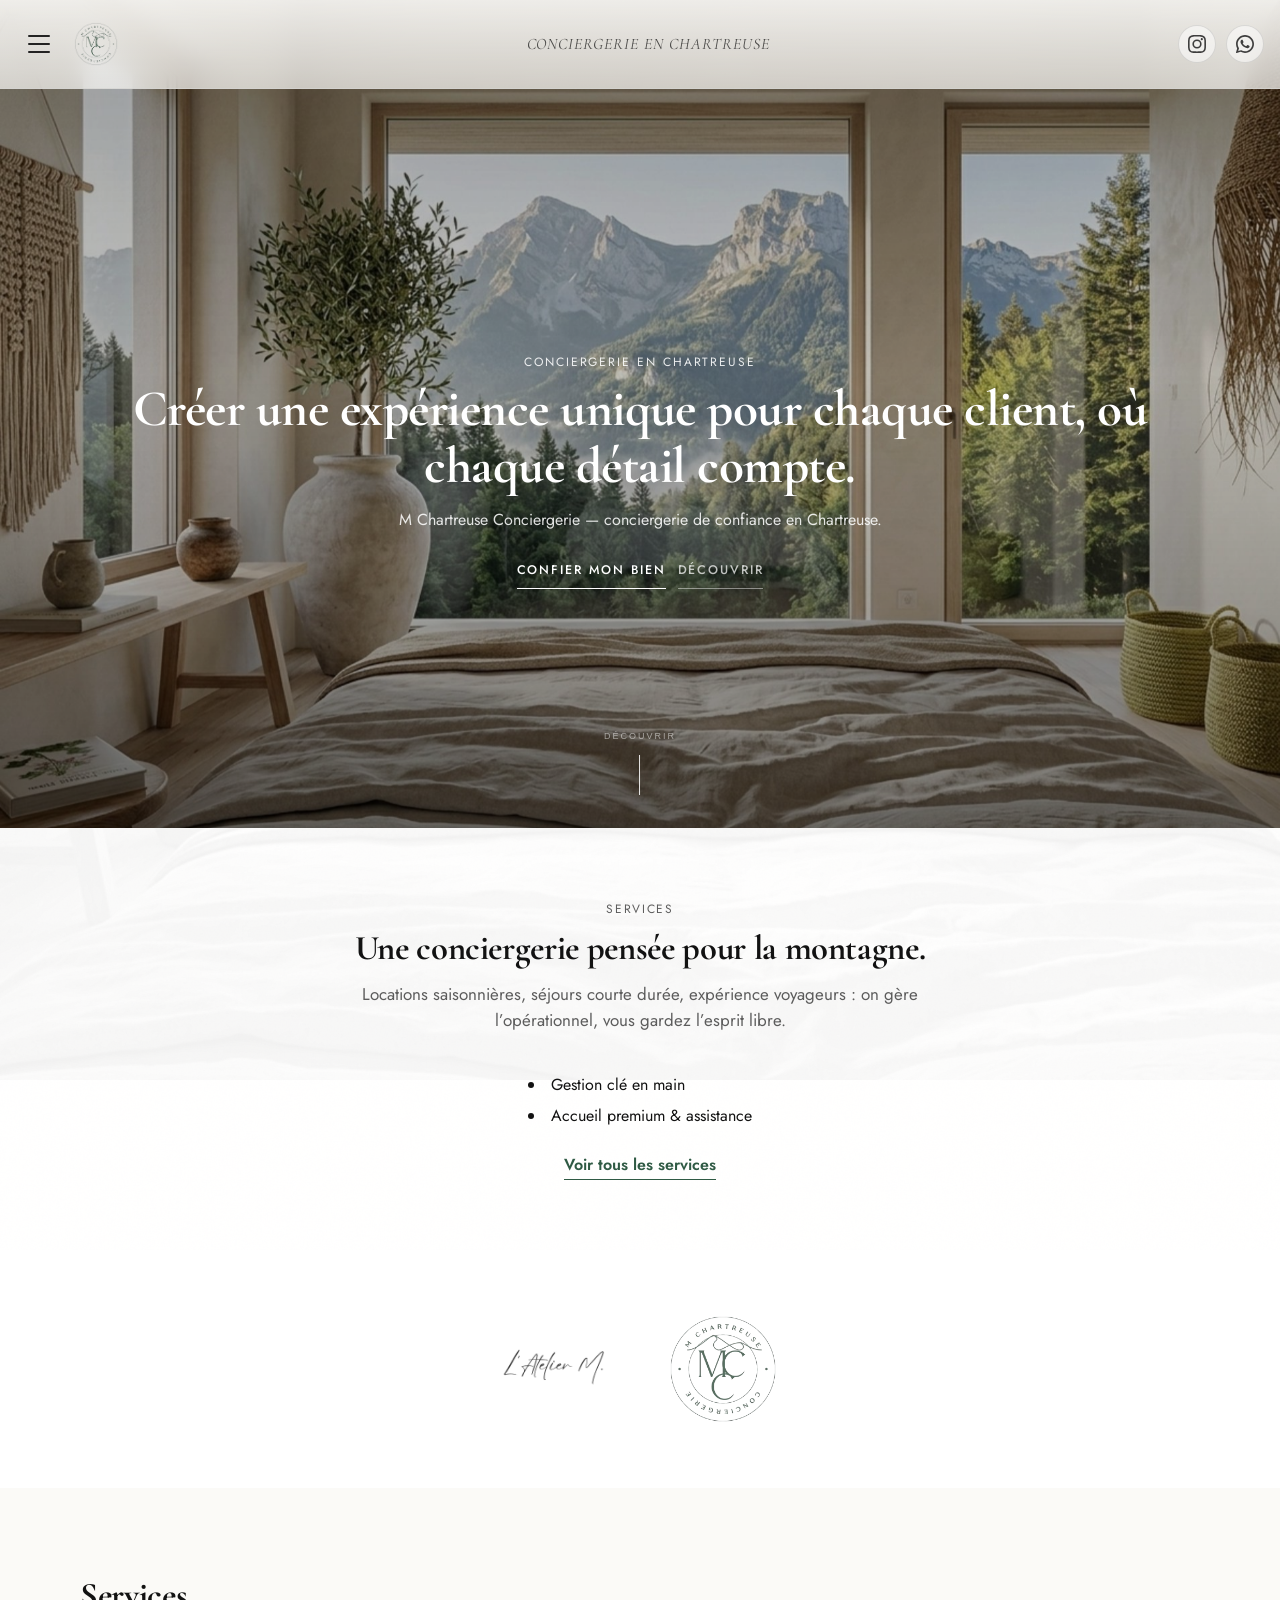
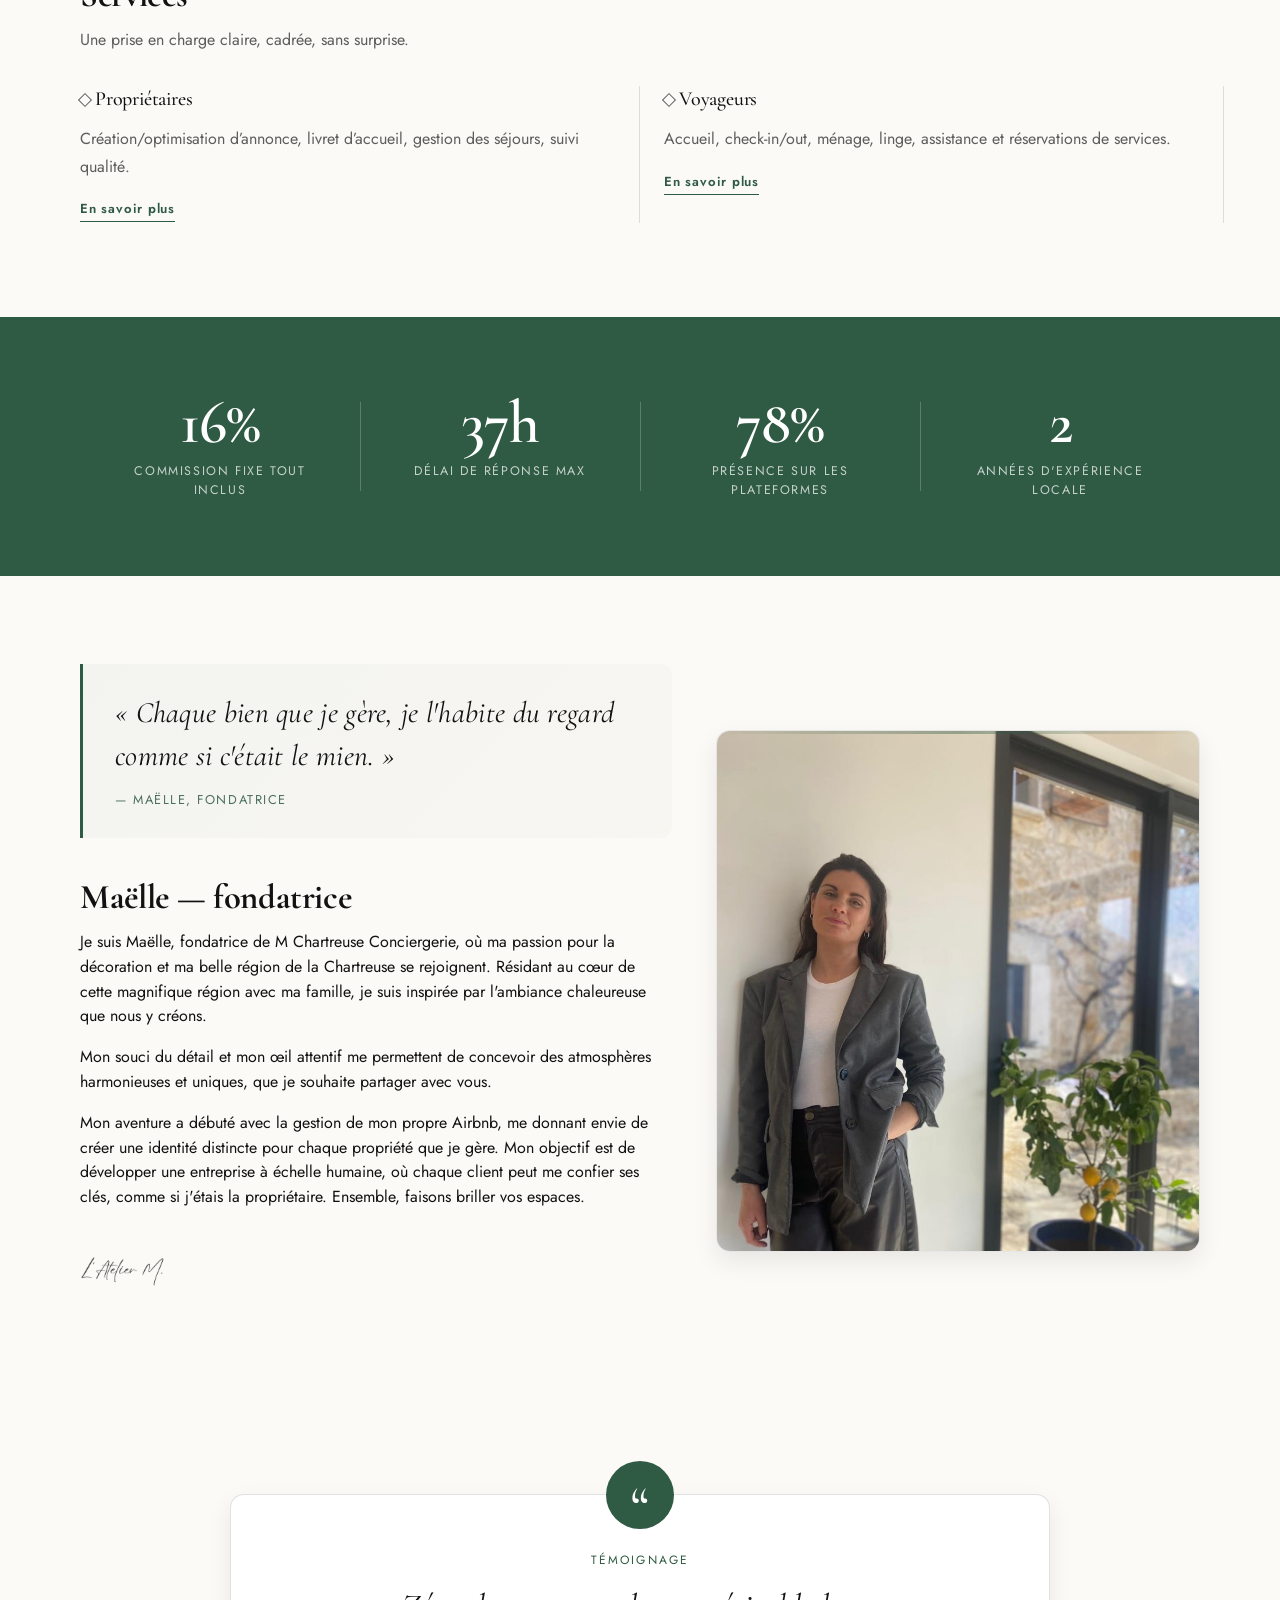
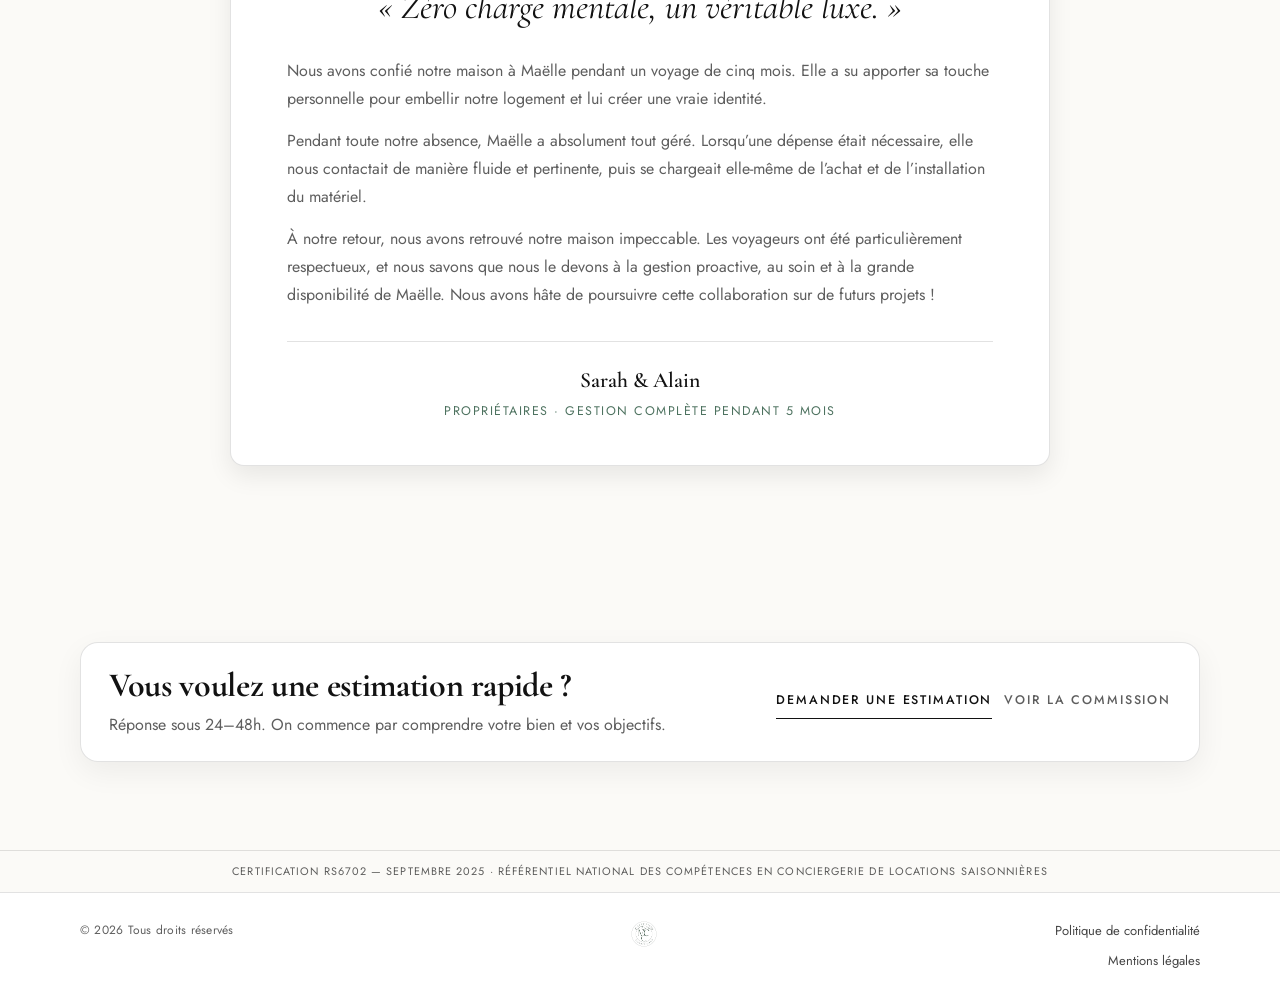
<file: index.html>
<!doctype html>
<html lang="fr">
<head>
  <meta charset="utf-8" />
  <meta name="viewport" content="width=device-width,initial-scale=1" />
  <title>Ma Chartreuse Conciergerie — Conciergerie haut de gamme en Chartreuse</title>
  <meta name="description" content="Ma Chartreuse Conciergerie : gestion complète et accueil premium pour locations saisonnières en Chartreuse." />

  <link rel="icon" href="public/favicon.ico" />
  <link rel="stylesheet" href="assets/css/main.css" />
  <link rel="stylesheet" href="assets/css/components.css" />
  <link rel="stylesheet" href="assets/css/pages/home.css" />

  <link rel="preconnect" href="https://fonts.googleapis.com">
  <link rel="preconnect" href="https://fonts.gstatic.com" crossorigin>
  <link href="https://fonts.googleapis.com/css2?family=Cormorant+Garamond:ital,wght@0,500;0,600;0,700;1,400;1,500&family=Jost:wght@300;400;500;600&display=swap" rel="stylesheet">
  <meta property="og:title" content="Ma Chartreuse Conciergerie — Conciergerie haut de gamme en Chartreuse" />
  <meta property="og:description" content="Gestion complète et accueil premium pour locations saisonnières en Chartreuse." />
  <meta property="og:image" content="https://ma-chartreuse-conciergerie.fr/assets/img/hero/hero-01.jpg" />
  <meta property="og:type" content="website" />
  <meta property="og:url" content="https://ma-chartreuse-conciergerie.fr/" />
  <script type="application/ld+json">
  {
  "@context": "https://schema.org",
  "@type": "LocalBusiness",
  "@id": "https://ma-chartreuse-conciergerie.fr/#business",
  "name": "Ma Chartreuse Conciergerie",
  "legalName": "Ma Chartreuse Conciergerie — Maëlle Carlin",
  "description": "Conciergerie haut de gamme en Chartreuse. Gestion complète de locations saisonnières : annonce, accueil, ménage, suivi qualité. Commission fixe à 20%.",
  "url": "https://ma-chartreuse-conciergerie.fr",
  "telephone": "+33633912752",
  "email": "mchartreuseconciergerie@gmail.com",
  "foundingDate": "2021",
  "founder": {
    "@type": "Person",
    "name": "Maëlle Carlin"
  },
  "address": {
    "@type": "PostalAddress",
    "addressRegion": "Chartreuse",
    "addressCountry": "FR"
  },
  "areaServed": {
    "@type": "Place",
    "name": "Chartreuse, Isère, France"
  },
  "serviceType": "Conciergerie de location saisonnière",
  "priceRange": "20% de commission",
  "sameAs": [
    "https://www.instagram.com/mchartreuseconciergerie/"
  ],
  "image": "https://ma-chartreuse-conciergerie.fr/assets/img/hero/hero-01.jpg"
}
  </script>
  <meta name="google-site-verification" content="QmK6mTDlAapRPH7Pa3n2YshGAMdoi08UYMvv2S0B4Vk" />
  <link rel="canonical" href="https://ma-chartreuse-conciergerie.fr/" />
  <meta name="robots" content="index, follow" />
</head>

<body class="page page-home">
  <a class="skip-link" href="#main">Aller au contenu</a>

  <header class="site-header" id="top">
  <div class="header-inner">
    <div class="header-left">
      <button class="menu-btn" type="button" aria-expanded="false" aria-controls="menu-overlay" aria-label="Ouvrir le menu">
        <span class="menu-icon" aria-hidden="true"><span></span><span></span><span></span></span>
      </button>

      <a class="brand" href="index.html" aria-label="Accueil">
        <img src="assets/img/logo/logo.png" alt="Ma Chartreuse Conciergerie" class="brand-logo">
      </a>
    </div>

    <div class="header-center" aria-label="Tagline">CONCIERGERIE EN CHARTREUSE</div>

    <div class="header-right" aria-label="Réseaux">
      <a class="icon-link" href="https://www.instagram.com/mchartreuseconciergerie/" target="_blank" rel="noopener" aria-label="Instagram">
        <svg viewBox="0 0 24 24" fill="currentColor" aria-hidden="true">
          <path d="M12 2.163c3.204 0 3.584.012 4.85.07 3.252.148 4.771 1.691 4.919 4.919.058 1.265.069 1.645.069 4.849 0 3.205-.012 3.584-.069 4.849-.149 3.225-1.664 4.771-4.919 4.919-1.266.058-1.644.07-4.85.07-3.204 0-3.584-.012-4.849-.07-3.26-.149-4.771-1.699-4.919-4.92-.058-1.265-.07-1.644-.07-4.849 0-3.204.013-3.583.07-4.849.149-3.227 1.664-4.771 4.919-4.919 1.266-.057 1.645-.069 4.849-.069zM12 0C8.741 0 8.333.014 7.053.072 2.695.272.273 2.69.073 7.052.014 8.333 0 8.741 0 12c0 3.259.014 3.668.072 4.948.2 4.358 2.618 6.78 6.98 6.98C8.333 23.986 8.741 24 12 24c3.259 0 3.668-.014 4.948-.072 4.354-.2 6.782-2.618 6.979-6.98.059-1.28.073-1.689.073-4.948 0-3.259-.014-3.667-.072-4.947-.196-4.354-2.617-6.78-6.979-6.98C15.668.014 15.259 0 12 0zm0 5.838a6.162 6.162 0 1 0 0 12.324 6.162 6.162 0 0 0 0-12.324zM12 16a4 4 0 1 1 0-8 4 4 0 0 1 0 8zm6.406-11.845a1.44 1.44 0 1 0 0 2.881 1.44 1.44 0 0 0 0-2.881z"/>
        </svg>
      </a>
      <a class="icon-link" href="https://wa.me/33633912752" target="_blank" rel="noopener" aria-label="WhatsApp">
        <svg viewBox="0 0 24 24" fill="currentColor" aria-hidden="true">
          <path d="M17.472 14.382c-.297-.149-1.758-.867-2.03-.967-.273-.099-.471-.148-.67.15-.197.297-.767.966-.94 1.164-.173.199-.347.223-.644.075-.297-.15-1.255-.463-2.39-1.475-.883-.788-1.48-1.761-1.653-2.059-.173-.297-.018-.458.13-.606.134-.133.298-.347.446-.52.149-.174.198-.298.298-.497.099-.198.05-.371-.025-.52-.075-.149-.669-1.612-.916-2.207-.242-.579-.487-.5-.669-.51-.173-.008-.371-.01-.57-.01-.198 0-.52.074-.792.372-.272.297-1.04 1.016-1.04 2.479 0 1.462 1.065 2.875 1.213 3.074.149.198 2.096 3.2 5.077 4.487.709.306 1.262.489 1.694.625.712.227 1.36.195 1.871.118.571-.085 1.758-.719 2.006-1.413.248-.694.248-1.289.173-1.413-.074-.124-.272-.198-.57-.347zM12 0C5.373 0 0 5.373 0 12c0 2.127.558 4.121 1.533 5.851L.057 23.057a.75.75 0 0 0 .906.906l5.206-1.476A11.943 11.943 0 0 0 12 24c6.627 0 12-5.373 12-12S18.627 0 12 0zm0 21.75a9.73 9.73 0 0 1-4.964-1.355l-.356-.212-3.691 1.046 1.046-3.691-.212-.356A9.73 9.73 0 0 1 2.25 12C2.25 6.615 6.615 2.25 12 2.25S21.75 6.615 21.75 12 17.385 21.75 12 21.75z"/>
        </svg>
      </a>
    </div>
  </div>
</header>

<!-- MENU OVERLAY -->
<div class="menu-overlay" id="menu-overlay" hidden>
  <button class="menu-backdrop" type="button" aria-label="Fermer"></button>

  <div class="menu-panel" role="dialog" aria-modal="true" aria-label="Menu">
    <div class="menu-top">
      <a class="menu-brand" href="index.html" aria-label="Accueil">
        <img src="assets/img/logo/logo.png" alt="Ma Chartreuse Conciergerie" class="menu-logo">
      </a>

      <button class="menu-close" type="button" aria-label="Fermer le menu">
        <span aria-hidden="true">✕</span>
      </button>
    </div>

    <nav class="menu-nav" aria-label="Navigation">
      <a href="index.html">Accueil</a>
<a href="proprietaires.html">Propriétaires</a>
      <a href="voyageurs.html">Voyageurs</a>
      <a href="contact.html">Contact</a>
      <a href="mentions-legales.html" class="menu-muted">Mentions légales</a>
    </nav>
  </div>
</div>

  <section class="hero" aria-label="Présentation">
    <!-- Ken Burns slideshow -->
    <div class="hero-slides" aria-hidden="true">
      <div class="hero-slide hero-slide--active" style="background-image:url('assets/img/hero/hero-01.jpg')" data-kb="zoom-in-left"></div>
      <div class="hero-slide" style="background-image:url('assets/img/extra/hero-new-1.jpg')" data-kb="zoom-in-right"></div>
      <div class="hero-slide" style="background-image:url('assets/img/extra/hero-new-2.jpg')" data-kb="pan-up"></div>
      <div class="hero-slide" style="background-image:url('assets/img/services/service-01.jpg')" data-kb="zoom-in-left"></div>
    </div>
    <div class="hero-overlay" aria-hidden="true"></div>

    <div class="container hero-content">
      <p class="hero-kicker">Conciergerie en Chartreuse</p>
      <h1>Créer une expérience unique pour chaque client, où chaque détail compte.</h1>
      <p class="hero-sub">
        M Chartreuse Conciergerie — conciergerie de confiance en Chartreuse.
      </p>

      <div class="hero-actions">
        <a class="btn" href="contact.html">Confier mon bien</a>
        <a class="btn btn-ghost" href="#services">Découvrir</a>
      </div>
    </div>

    <button class="scroll-indicator" type="button" aria-label="Faire défiler vers la section suivante">
      <span class="scroll-indicator-label">Découvrir</span>
      <span class="scroll-indicator-chevron" aria-hidden="true"></span>
    </button>
  </section>

  <main id="main">
    <section id="services" class="section section-tight">
      <div class="container services-intro">
        <p class="kicker">Services</p>
        <h2>Une conciergerie pensée pour la montagne.</h2>
        <p class="lead">
          Locations saisonnières, séjours courte durée, expérience voyageurs : on gère l’opérationnel, vous gardez l’esprit libre.
        </p>
        <ul class="bullets">
          <li>Gestion clé en main</li>
          <li>Accueil premium & assistance</li>
        </ul>
        <div class="inline-actions">
          <a class="text-link" href="#services-list">Voir tous les services</a>
        </div>
      </div>
    </section>

        <section class="photo-strip section--soft signatures-strip" aria-label="Signatures">
      <div class="container">
        <div class="signatures-display">
          <a href="https://www.holidu.fr/d/57566396?ctx=E2PwNoq0ba" target="_blank" rel="noopener" aria-label="L'Atelier M. — voir l'annonce">
            <img src="assets/img/logo/signature-atelier.png" alt="L'Atelier M." loading="lazy">
          </a>
          <img src="assets/img/logo/logo.png" alt="Ma Chartreuse Conciergerie" loading="lazy">
        </div>
      </div>
    </section>


    <section id="services-list" class="section section--soft">
      <div class="container">
        <div class="section-head">
          <h2>Services</h2>
          <p class="muted">Une prise en charge claire, cadrée, sans surprise.</p>
        </div>

        <div class="feature-columns" aria-label="Nos services">
          <div class="feature-item feature-sep">
            <div class="mark" aria-hidden="true"><span class="diamond"></span></div>
            <h3>Propriétaires</h3>
            <p>Création/optimisation d’annonce, livret d’accueil, gestion des séjours, suivi qualité.</p>
            <p style="margin-top:14px"><a class="text-link link-more" href="proprietaires.html">En savoir plus</a></p>
          </div>

          <div class="feature-item feature-sep">
            <div class="mark" aria-hidden="true"><span class="diamond"></span></div>
            <h3>Voyageurs</h3>
            <p>Accueil, check-in/out, ménage, linge, assistance et réservations de services.</p>
            <p style="margin-top:14px"><a class="text-link link-more" href="voyageurs.html">En savoir plus</a></p>
          </div>
</div>
      </div>
    </section>

    <!-- BANDEAU STATS -->
    <section class="stats-band" id="commission" aria-label="Chiffres clés">
      <div class="container">
        <div class="stats-grid">
          <div class="stat-item">
            <span class="stat-number" data-target="20" data-suffix="%">20%</span>
            <span class="stat-label">Commission fixe tout inclus</span>
          </div>
          <div class="stat-item">
            <span class="stat-number" data-target="48" data-suffix="h">48h</span>
            <span class="stat-label">Délai de réponse max</span>
          </div>
          <div class="stat-item">
            <span class="stat-number" data-target="100" data-suffix="%">100%</span>
            <span class="stat-label">Présence sur les plateformes</span>
          </div>
          <div class="stat-item">
            <span class="stat-number" data-target="2">2</span>
            <span class="stat-label">Années d'expérience locale</span>
          </div>
        </div>
      </div>
    </section>

    <section class="section section--soft section--founder">
      <div class="container">
        <div class="split split--founder">
          <div>
            <div class="founder-quote">
              <blockquote>« Chaque bien que je gère, je l'habite du regard comme si c'était le mien. »</blockquote>
              <cite>— Maëlle, fondatrice</cite>
            </div>
            <h2>Maëlle — fondatrice</h2>
            <p>Je suis Maëlle, fondatrice de M Chartreuse Conciergerie, où ma passion pour la décoration et ma belle région de la Chartreuse se rejoignent. Résidant au cœur de cette magnifique région avec ma famille, je suis inspirée par l'ambiance chaleureuse que nous y créons.</p>
            <p>Mon souci du détail et mon œil attentif me permettent de concevoir des atmosphères harmonieuses et uniques, que je souhaite partager avec vous.</p>
            <p>Mon aventure a débuté avec la gestion de mon propre Airbnb, me donnant envie de créer une identité distincte pour chaque propriété que je gère. Mon objectif est de développer une entreprise à échelle humaine, où chaque client peut me confier ses clés, comme si j'étais la propriétaire. Ensemble, faisons briller vos espaces.</p>

            <div class="signatures-row" aria-label="Signatures">
              <a href="https://www.holidu.fr/d/57566396?ctx=E2PwNoq0ba" target="_blank" rel="noopener" aria-label="L'Atelier M. — voir l'annonce">
                <img src="assets/img/logo/signature-atelier.png" alt="L'Atelier M." class="signature-img" loading="lazy">
              </a>
            </div>
          </div>

          <div class="card founder-photo">
            <img src="assets/img/extra/fondatrice.jpg" alt="Maëlle, fondatrice" loading="lazy" width="600" height="520">
          </div>
        </div>
      </div>
    </section>

    <section class="section section--soft section--testimonial" aria-labelledby="temoignage-title">
      <div class="container">
        <figure class="testimonial">
          <p class="testimonial-kicker" id="temoignage-title">Témoignage</p>
          <p class="testimonial-highlight">« Zéro charge mentale, un véritable luxe. »</p>
          <blockquote class="testimonial-body">
            <p>Nous avons confié notre maison à Maëlle pendant un voyage de cinq mois. Elle a su apporter sa touche personnelle pour embellir notre logement et lui créer une vraie identité.</p>
            <p>Pendant toute notre absence, Maëlle a absolument tout géré. Lorsqu’une dépense était nécessaire, elle nous contactait de manière fluide et pertinente, puis se chargeait elle-même de l’achat et de l’installation du matériel.</p>
            <p>À notre retour, nous avons retrouvé notre maison impeccable. Les voyageurs ont été particulièrement respectueux, et nous savons que nous le devons à la gestion proactive, au soin et à la grande disponibilité de Maëlle. Nous avons hâte de poursuivre cette collaboration sur de futurs projets&nbsp;!</p>
          </blockquote>
          <figcaption class="testimonial-author">
            <span class="testimonial-name">Sarah &amp; Alain</span>
            <span class="testimonial-meta">Propriétaires · gestion complète pendant 5 mois</span>
          </figcaption>
        </figure>
      </div>
    </section>

<section class="section section--soft">
<div class="container">
        <div class="cta-bar">
          <div>
            <h2 class="cta-title">Vous voulez une estimation rapide ?</h2>
            <p class="cta-sub">Réponse sous 24–48h. On commence par comprendre votre bien et vos objectifs.</p>
          </div>
          <div class="cta-actions">
            <a class="btn" href="contact.html">Demander une estimation</a>
            <a class="btn btn-ghost" href="#commission">Voir la commission</a>
          </div>
        </div>
      </div>
</section>
  </main>

  <div class="certification-band">
    <div class="container">
      <p>Certification RS6702 — septembre 2025 · Référentiel national des compétences en conciergerie de locations saisonnières</p>
    </div>
  </div>

  <footer class="site-footer">
  <div class="container footer-inner">
    <div class="footer-left">
      <p class="footer-copy">© 2026 Tous droits réservés</p>
    </div>

    <div class="footer-middle">
      <a class="footer-brand" href="index.html" aria-label="Accueil">
        <img src="assets/img/logo/logo.png" alt="Ma Chartreuse Conciergerie" class="footer-logo">
      </a>
    </div>

    <nav class="footer-links" aria-label="Liens légaux">
      <a href="politique-confidentialite.html">Politique de confidentialité</a>
      <a href="mentions-legales.html">Mentions légales</a>
    </nav>
  </div>
</footer>

  <script src="assets/js/main.js"></script>
</body>
</html>
</file>
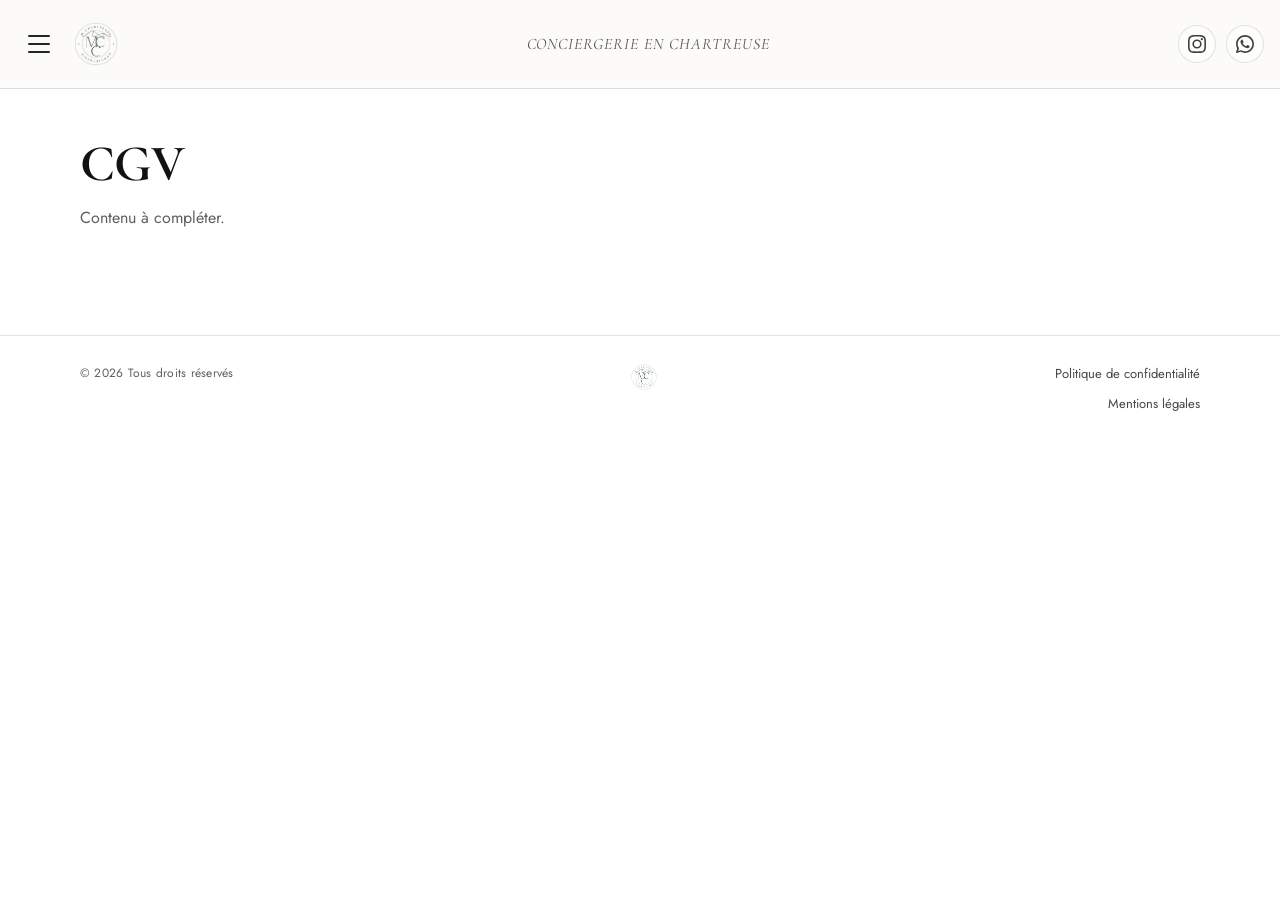
<file: cgv.html>
<!doctype html>
<html lang="fr">
<head>
  <meta charset="utf-8" />
  <meta name="description" content="Conditions générales de vente de Ma Chartreuse Conciergerie." />
  <meta name="viewport" content="width=device-width,initial-scale=1" />
  <link rel="icon" href="public/favicon.ico" />
  <link rel="stylesheet" href="assets/css/main.css" />
  <link rel="stylesheet" href="assets/css/components.css" />
  <link rel="preconnect" href="https://fonts.googleapis.com">
  <link rel="preconnect" href="https://fonts.gstatic.com" crossorigin>
  <link href="https://fonts.googleapis.com/css2?family=Cormorant+Garamond:ital,wght@0,500;0,600;0,700;1,400;1,500&family=Jost:wght@300;400;500;600&display=swap" rel="stylesheet">
  <title>CGV — Ma Chartreuse Conciergerie</title>
  <link rel="canonical" href="https://ma-chartreuse-conciergerie.fr/cgv.html" />
  <meta name="robots" content="index, follow" />
</head>
<body>
  <a class="skip-link" href="#main">Aller au contenu</a>

<header class="site-header" id="top">
  <div class="header-inner">
    <div class="header-left">
      <button class="menu-btn" type="button" aria-expanded="false" aria-controls="menu-overlay" aria-label="Ouvrir le menu">
        <span class="menu-icon" aria-hidden="true"><span></span><span></span><span></span></span>
      </button>

      <a class="brand" href="index.html" aria-label="Accueil">
        <img src="assets/img/logo/logo.png" alt="Ma Chartreuse Conciergerie" class="brand-logo">
      </a>
    </div>

    <div class="header-center" aria-label="Tagline">CONCIERGERIE EN CHARTREUSE</div>

    <div class="header-right" aria-label="Réseaux">
      <a class="icon-link" href="https://www.instagram.com/mchartreuseconciergerie/" target="_blank" rel="noopener" aria-label="Instagram">
        <svg viewBox="0 0 24 24" fill="currentColor" aria-hidden="true">
          <path d="M12 2.163c3.204 0 3.584.012 4.85.07 3.252.148 4.771 1.691 4.919 4.919.058 1.265.069 1.645.069 4.849 0 3.205-.012 3.584-.069 4.849-.149 3.225-1.664 4.771-4.919 4.919-1.266.058-1.644.07-4.85.07-3.204 0-3.584-.012-4.849-.07-3.26-.149-4.771-1.699-4.919-4.92-.058-1.265-.07-1.644-.07-4.849 0-3.204.013-3.583.07-4.849.149-3.227 1.664-4.771 4.919-4.919 1.266-.057 1.645-.069 4.849-.069zM12 0C8.741 0 8.333.014 7.053.072 2.695.272.273 2.69.073 7.052.014 8.333 0 8.741 0 12c0 3.259.014 3.668.072 4.948.2 4.358 2.618 6.78 6.98 6.98C8.333 23.986 8.741 24 12 24c3.259 0 3.668-.014 4.948-.072 4.354-.2 6.782-2.618 6.979-6.98.059-1.28.073-1.689.073-4.948 0-3.259-.014-3.667-.072-4.947-.196-4.354-2.617-6.78-6.979-6.98C15.668.014 15.259 0 12 0zm0 5.838a6.162 6.162 0 1 0 0 12.324 6.162 6.162 0 0 0 0-12.324zM12 16a4 4 0 1 1 0-8 4 4 0 0 1 0 8zm6.406-11.845a1.44 1.44 0 1 0 0 2.881 1.44 1.44 0 0 0 0-2.881z"/>
        </svg>
      </a>
      <a class="icon-link" href="https://wa.me/33633912752" target="_blank" rel="noopener" aria-label="WhatsApp">
        <svg viewBox="0 0 24 24" fill="currentColor" aria-hidden="true">
          <path d="M17.472 14.382c-.297-.149-1.758-.867-2.03-.967-.273-.099-.471-.148-.67.15-.197.297-.767.966-.94 1.164-.173.199-.347.223-.644.075-.297-.15-1.255-.463-2.39-1.475-.883-.788-1.48-1.761-1.653-2.059-.173-.297-.018-.458.13-.606.134-.133.298-.347.446-.52.149-.174.198-.298.298-.497.099-.198.05-.371-.025-.52-.075-.149-.669-1.612-.916-2.207-.242-.579-.487-.5-.669-.51-.173-.008-.371-.01-.57-.01-.198 0-.52.074-.792.372-.272.297-1.04 1.016-1.04 2.479 0 1.462 1.065 2.875 1.213 3.074.149.198 2.096 3.2 5.077 4.487.709.306 1.262.489 1.694.625.712.227 1.36.195 1.871.118.571-.085 1.758-.719 2.006-1.413.248-.694.248-1.289.173-1.413-.074-.124-.272-.198-.57-.347zM12 0C5.373 0 0 5.373 0 12c0 2.127.558 4.121 1.533 5.851L.057 23.057a.75.75 0 0 0 .906.906l5.206-1.476A11.943 11.943 0 0 0 12 24c6.627 0 12-5.373 12-12S18.627 0 12 0zm0 21.75a9.73 9.73 0 0 1-4.964-1.355l-.356-.212-3.691 1.046 1.046-3.691-.212-.356A9.73 9.73 0 0 1 2.25 12C2.25 6.615 6.615 2.25 12 2.25S21.75 6.615 21.75 12 17.385 21.75 12 21.75z"/>
        </svg>
      </a>
    </div>
  </div>
</header>

<!-- MENU OVERLAY -->
<div class="menu-overlay" id="menu-overlay" hidden>
  <button class="menu-backdrop" type="button" aria-label="Fermer"></button>

  <div class="menu-panel" role="dialog" aria-modal="true" aria-label="Menu">
    <div class="menu-top">
      <a class="menu-brand" href="index.html" aria-label="Accueil">
        <img src="assets/img/logo/logo.png" alt="Ma Chartreuse Conciergerie" class="menu-logo">
      </a>

      <button class="menu-close" type="button" aria-label="Fermer le menu">
        <span aria-hidden="true">✕</span>
      </button>
    </div>

    <nav class="menu-nav" aria-label="Navigation">
      <a href="index.html">Accueil</a>
<a href="proprietaires.html">Propriétaires</a>
      <a href="voyageurs.html">Voyageurs</a>
      <a href="contact.html">Contact</a>
      <a href="mentions-legales.html" class="menu-muted">Mentions légales</a>
    </nav>
  </div>
</div>


  <main id="main" class="section" style="padding-top: calc(var(--header-h) + 48px);">
    <div class="container">
      <h1>CGV</h1>
      <p class="muted">Contenu à compléter.</p>
    </div>
  </main>

  <footer class="site-footer">
  <div class="container footer-inner">
    <div class="footer-left">
      <p class="footer-copy">© 2026 Tous droits réservés</p>
    </div>

    <div class="footer-middle">
      <a class="footer-brand" href="index.html" aria-label="Accueil">
        <img src="assets/img/logo/logo.png" alt="Ma Chartreuse Conciergerie" class="footer-logo">
      </a>
    </div>

    <nav class="footer-links" aria-label="Liens légaux">
      <a href="politique-confidentialite.html">Politique de confidentialité</a>
      <a href="mentions-legales.html">Mentions légales</a>
    </nav>
  </div>
</footer>

  <script src="assets/js/main.js"></script>
</body>
</html>
</file>
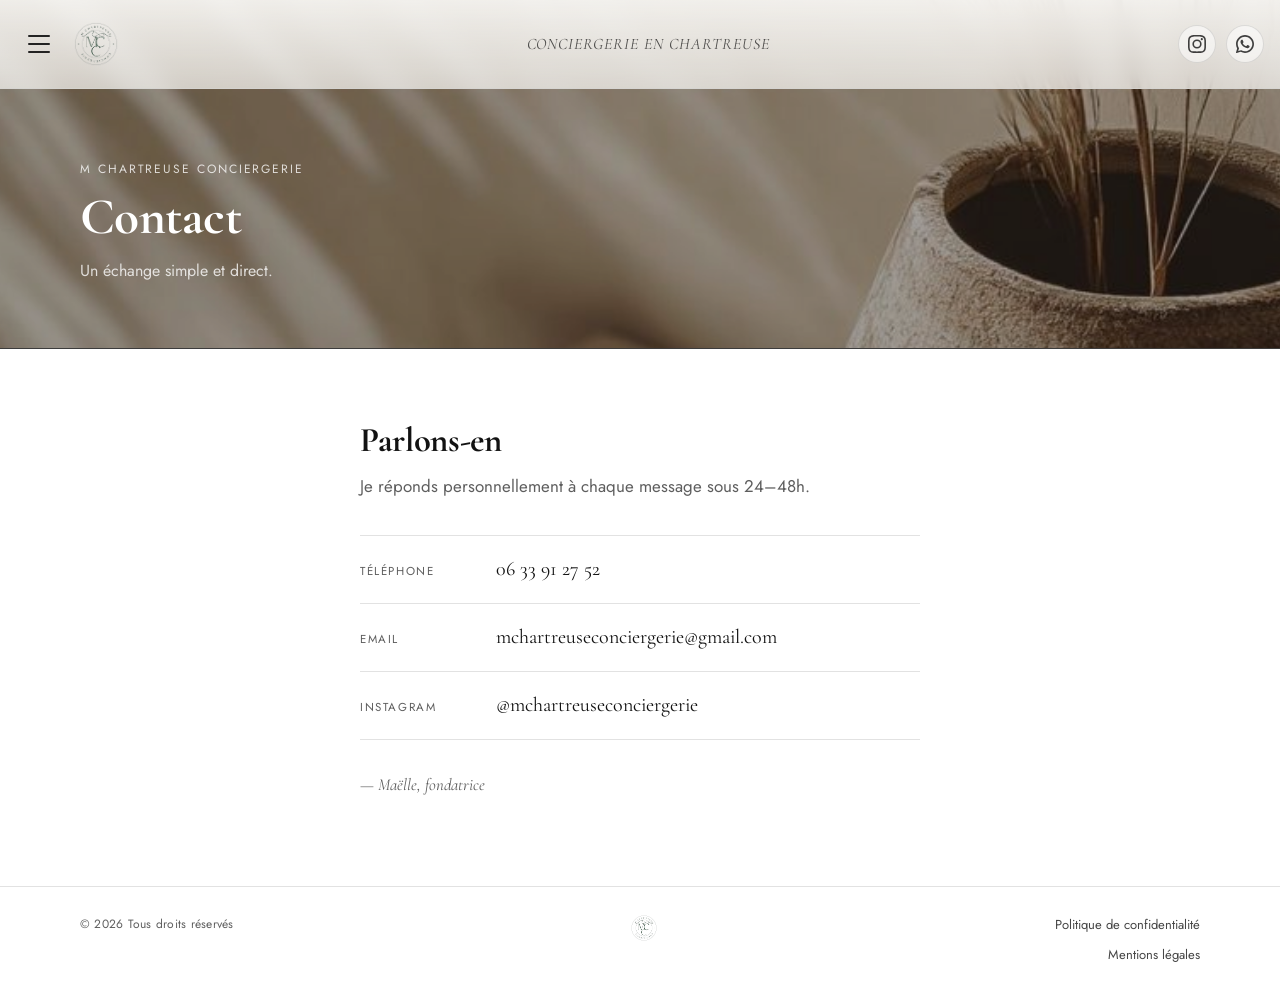
<file: contact.html>
<!doctype html>
<html lang="fr">
<head>
  <meta charset="utf-8" />
  <meta name="description" content="Contactez Maëlle, fondatrice de Ma Chartreuse Conciergerie, pour une estimation ou toute question sur la gestion de votre bien." />
  <meta name="viewport" content="width=device-width,initial-scale=1" />
  <link rel="icon" href="public/favicon.ico" />
  <link rel="stylesheet" href="assets/css/main.css" />
  <link rel="stylesheet" href="assets/css/components.css" />
  <link rel="preconnect" href="https://fonts.googleapis.com">
  <link rel="preconnect" href="https://fonts.gstatic.com" crossorigin>
  <link href="https://fonts.googleapis.com/css2?family=Cormorant+Garamond:ital,wght@0,500;0,600;0,700;1,400;1,500&family=Jost:wght@300;400;500;600&display=swap" rel="stylesheet">
  <title>Contact — Ma Chartreuse Conciergerie</title>
  <meta property="og:title" content="Contact — Ma Chartreuse Conciergerie" />
  <meta property="og:description" content="Contactez Maëlle pour confier votre bien ou réserver un séjour en Chartreuse." />
  <meta property="og:type" content="website" />
  <script type="application/ld+json">
  {
  "@context": "https://schema.org",
  "@type": "LocalBusiness",
  "@id": "https://ma-chartreuse-conciergerie.fr/#business",
  "name": "Ma Chartreuse Conciergerie",
  "legalName": "Ma Chartreuse Conciergerie — Maëlle Carlin",
  "description": "Conciergerie haut de gamme en Chartreuse. Gestion complète de locations saisonnières : annonce, accueil, ménage, suivi qualité. Commission fixe à 20%.",
  "url": "https://ma-chartreuse-conciergerie.fr",
  "telephone": "+33633912752",
  "email": "mchartreuseconciergerie@gmail.com",
  "foundingDate": "2021",
  "founder": {
    "@type": "Person",
    "name": "Maëlle Carlin"
  },
  "address": {
    "@type": "PostalAddress",
    "addressRegion": "Chartreuse",
    "addressCountry": "FR"
  },
  "areaServed": {
    "@type": "Place",
    "name": "Chartreuse, Isère, France"
  },
  "serviceType": "Conciergerie de location saisonnière",
  "priceRange": "20% de commission",
  "sameAs": [
    "https://www.instagram.com/mchartreuseconciergerie/"
  ],
  "image": "https://ma-chartreuse-conciergerie.fr/assets/img/hero/hero-01.jpg"
}
  </script>
  <script type="application/ld+json">
  {
  "@context": "https://schema.org",
  "@type": "BreadcrumbList",
  "itemListElement": [
    {
      "@type": "ListItem",
      "position": 1,
      "name": "Accueil",
      "item": "https://ma-chartreuse-conciergerie.fr/"
    },
    {
      "@type": "ListItem",
      "position": 2,
      "name": "Contact",
      "item": "https://ma-chartreuse-conciergerie.fr/contact.html"
    }
  ]
}
  </script>
  <link rel="canonical" href="https://ma-chartreuse-conciergerie.fr/contact.html" />
  <meta name="robots" content="index, follow" />
</head>
<body>
  <a class="skip-link" href="#main">Aller au contenu</a>

<header class="site-header" id="top">
  <div class="header-inner">
    <div class="header-left">
      <button class="menu-btn" type="button" aria-expanded="false" aria-controls="menu-overlay" aria-label="Ouvrir le menu">
        <span class="menu-icon" aria-hidden="true"><span></span><span></span><span></span></span>
      </button>

      <a class="brand" href="index.html" aria-label="Accueil">
        <img src="assets/img/logo/logo.png" alt="Ma Chartreuse Conciergerie" class="brand-logo">
      </a>
    </div>

    <div class="header-center" aria-label="Tagline">CONCIERGERIE EN CHARTREUSE</div>

    <div class="header-right" aria-label="Réseaux">
      <a class="icon-link" href="https://www.instagram.com/mchartreuseconciergerie/" target="_blank" rel="noopener" aria-label="Instagram">
        <svg viewBox="0 0 24 24" fill="currentColor" aria-hidden="true">
          <path d="M12 2.163c3.204 0 3.584.012 4.85.07 3.252.148 4.771 1.691 4.919 4.919.058 1.265.069 1.645.069 4.849 0 3.205-.012 3.584-.069 4.849-.149 3.225-1.664 4.771-4.919 4.919-1.266.058-1.644.07-4.85.07-3.204 0-3.584-.012-4.849-.07-3.26-.149-4.771-1.699-4.919-4.92-.058-1.265-.07-1.644-.07-4.849 0-3.204.013-3.583.07-4.849.149-3.227 1.664-4.771 4.919-4.919 1.266-.057 1.645-.069 4.849-.069zM12 0C8.741 0 8.333.014 7.053.072 2.695.272.273 2.69.073 7.052.014 8.333 0 8.741 0 12c0 3.259.014 3.668.072 4.948.2 4.358 2.618 6.78 6.98 6.98C8.333 23.986 8.741 24 12 24c3.259 0 3.668-.014 4.948-.072 4.354-.2 6.782-2.618 6.979-6.98.059-1.28.073-1.689.073-4.948 0-3.259-.014-3.667-.072-4.947-.196-4.354-2.617-6.78-6.979-6.98C15.668.014 15.259 0 12 0zm0 5.838a6.162 6.162 0 1 0 0 12.324 6.162 6.162 0 0 0 0-12.324zM12 16a4 4 0 1 1 0-8 4 4 0 0 1 0 8zm6.406-11.845a1.44 1.44 0 1 0 0 2.881 1.44 1.44 0 0 0 0-2.881z"/>
        </svg>
      </a>
      <a class="icon-link" href="https://wa.me/33633912752" target="_blank" rel="noopener" aria-label="WhatsApp">
        <svg viewBox="0 0 24 24" fill="currentColor" aria-hidden="true">
          <path d="M17.472 14.382c-.297-.149-1.758-.867-2.03-.967-.273-.099-.471-.148-.67.15-.197.297-.767.966-.94 1.164-.173.199-.347.223-.644.075-.297-.15-1.255-.463-2.39-1.475-.883-.788-1.48-1.761-1.653-2.059-.173-.297-.018-.458.13-.606.134-.133.298-.347.446-.52.149-.174.198-.298.298-.497.099-.198.05-.371-.025-.52-.075-.149-.669-1.612-.916-2.207-.242-.579-.487-.5-.669-.51-.173-.008-.371-.01-.57-.01-.198 0-.52.074-.792.372-.272.297-1.04 1.016-1.04 2.479 0 1.462 1.065 2.875 1.213 3.074.149.198 2.096 3.2 5.077 4.487.709.306 1.262.489 1.694.625.712.227 1.36.195 1.871.118.571-.085 1.758-.719 2.006-1.413.248-.694.248-1.289.173-1.413-.074-.124-.272-.198-.57-.347zM12 0C5.373 0 0 5.373 0 12c0 2.127.558 4.121 1.533 5.851L.057 23.057a.75.75 0 0 0 .906.906l5.206-1.476A11.943 11.943 0 0 0 12 24c6.627 0 12-5.373 12-12S18.627 0 12 0zm0 21.75a9.73 9.73 0 0 1-4.964-1.355l-.356-.212-3.691 1.046 1.046-3.691-.212-.356A9.73 9.73 0 0 1 2.25 12C2.25 6.615 6.615 2.25 12 2.25S21.75 6.615 21.75 12 17.385 21.75 12 21.75z"/>
        </svg>
      </a>
    </div>
  </div>
</header>

<!-- MENU OVERLAY -->
<div class="menu-overlay" id="menu-overlay" hidden>
  <button class="menu-backdrop" type="button" aria-label="Fermer"></button>

  <div class="menu-panel" role="dialog" aria-modal="true" aria-label="Menu">
    <div class="menu-top">
      <a class="menu-brand" href="index.html" aria-label="Accueil">
        <img src="assets/img/logo/logo.png" alt="Ma Chartreuse Conciergerie" class="menu-logo">
      </a>

      <button class="menu-close" type="button" aria-label="Fermer le menu">
        <span aria-hidden="true">✕</span>
      </button>
    </div>

    <nav class="menu-nav" aria-label="Navigation">
      <a href="index.html">Accueil</a>
<a href="proprietaires.html">Propriétaires</a>
      <a href="voyageurs.html">Voyageurs</a>
      <a href="contact.html">Contact</a>
      <a href="mentions-legales.html" class="menu-muted">Mentions légales</a>
    </nav>
  </div>
</div>


  <main id="main" style="padding-top: 0;">
    

    <section class="page-hero page-hero--image" style="--hero-bg: url(../img/services/service-01.jpg); --hero-overlay: 0.38; padding: 160px 0 64px;">
      <div class="container">
        <p class="page-kicker">M Chartreuse Conciergerie</p>
        <h1>Contact</h1>
        <p class="page-lead">Un échange simple et direct.</p>
      </div>
    </section>

        <section class="section section-tight">
      <div class="container contact-info">
        <h2>Parlons-en</h2>
        <p class="lead">Je réponds personnellement à chaque message sous 24–48h.</p>
        <ul class="contact-list">
          <li>
            <span class="contact-label">Téléphone</span>
            <a href="tel:0633912752">06 33 91 27 52</a>
          </li>
          <li>
            <span class="contact-label">Email</span>
            <a href="mailto:mchartreuseconciergerie@gmail.com">mchartreuseconciergerie@gmail.com</a>
          </li>
          <li>
            <span class="contact-label">Instagram</span>
            <a href="https://www.instagram.com/mchartreuseconciergerie/" target="_blank" rel="noopener">@mchartreuseconciergerie</a>
          </li>
        </ul>
        <p class="contact-signature">— Maëlle, fondatrice</p>
      </div>
    </section>

  </main>

  <footer class="site-footer">
  <div class="container footer-inner">
    <div class="footer-left">
      <p class="footer-copy">© 2026 Tous droits réservés</p>
    </div>

    <div class="footer-middle">
      <a class="footer-brand" href="index.html" aria-label="Accueil">
        <img src="assets/img/logo/logo.png" alt="Ma Chartreuse Conciergerie" class="footer-logo">
      </a>
    </div>

    <nav class="footer-links" aria-label="Liens légaux">
      <a href="politique-confidentialite.html">Politique de confidentialité</a>
      <a href="mentions-legales.html">Mentions légales</a>
    </nav>
  </div>
</footer>

  <script src="assets/js/main.js"></script>
</body>
</html>
</file>
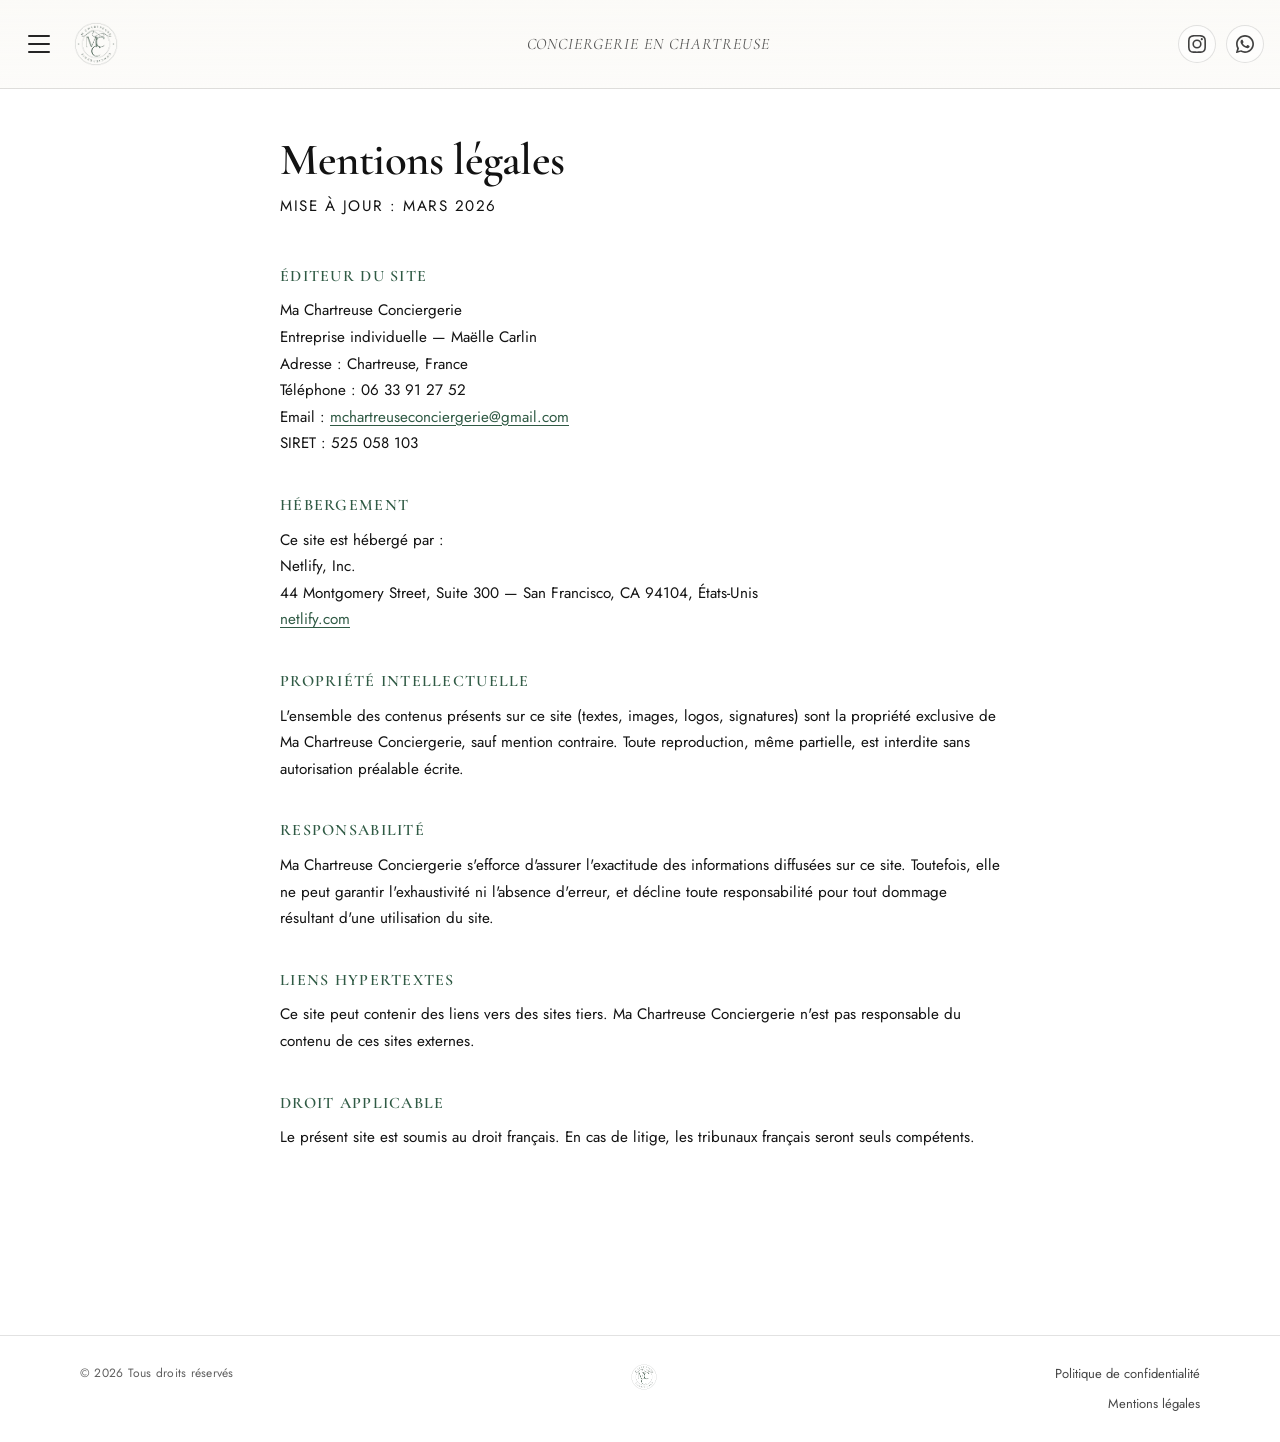
<file: mentions-legales.html>
<!doctype html>
<html lang="fr">
<head>
  <meta charset="utf-8" />
  <meta name="description" content="Mentions légales de Ma Chartreuse Conciergerie." />
  <meta name="viewport" content="width=device-width,initial-scale=1" />
  <link rel="icon" href="public/favicon.ico" />
  <link rel="stylesheet" href="assets/css/main.css" />
  <link rel="stylesheet" href="assets/css/components.css" />
  <link rel="preconnect" href="https://fonts.googleapis.com">
  <link rel="preconnect" href="https://fonts.gstatic.com" crossorigin>
  <link href="https://fonts.googleapis.com/css2?family=Cormorant+Garamond:ital,wght@0,500;0,600;0,700;1,400;1,500&family=Jost:wght@300;400;500;600&display=swap" rel="stylesheet">
  <title>Mentions légales — Ma Chartreuse Conciergerie</title>
  <script type="application/ld+json">
  {
  "@context": "https://schema.org",
  "@type": "BreadcrumbList",
  "itemListElement": [
    {
      "@type": "ListItem",
      "position": 1,
      "name": "Accueil",
      "item": "https://ma-chartreuse-conciergerie.fr/"
    },
    {
      "@type": "ListItem",
      "position": 2,
      "name": "Mentions légales",
      "item": "https://ma-chartreuse-conciergerie.fr/mentions-legales.html"
    }
  ]
}
  </script>
  <link rel="canonical" href="https://ma-chartreuse-conciergerie.fr/mentions-legales.html" />
  <meta name="robots" content="index, follow" />
</head>
<body>
  <a class="skip-link" href="#main">Aller au contenu</a>

<header class="site-header" id="top">
  <div class="header-inner">
    <div class="header-left">
      <button class="menu-btn" type="button" aria-expanded="false" aria-controls="menu-overlay" aria-label="Ouvrir le menu">
        <span class="menu-icon" aria-hidden="true"><span></span><span></span><span></span></span>
      </button>

      <a class="brand" href="index.html" aria-label="Accueil">
        <img src="assets/img/logo/logo.png" alt="Ma Chartreuse Conciergerie" class="brand-logo">
      </a>
    </div>

    <div class="header-center" aria-label="Tagline">CONCIERGERIE EN CHARTREUSE</div>

    <div class="header-right" aria-label="Réseaux">
      <a class="icon-link" href="https://www.instagram.com/mchartreuseconciergerie/" target="_blank" rel="noopener" aria-label="Instagram">
        <svg viewBox="0 0 24 24" fill="currentColor" aria-hidden="true">
          <path d="M12 2.163c3.204 0 3.584.012 4.85.07 3.252.148 4.771 1.691 4.919 4.919.058 1.265.069 1.645.069 4.849 0 3.205-.012 3.584-.069 4.849-.149 3.225-1.664 4.771-4.919 4.919-1.266.058-1.644.07-4.85.07-3.204 0-3.584-.012-4.849-.07-3.26-.149-4.771-1.699-4.919-4.92-.058-1.265-.07-1.644-.07-4.849 0-3.204.013-3.583.07-4.849.149-3.227 1.664-4.771 4.919-4.919 1.266-.057 1.645-.069 4.849-.069zM12 0C8.741 0 8.333.014 7.053.072 2.695.272.273 2.69.073 7.052.014 8.333 0 8.741 0 12c0 3.259.014 3.668.072 4.948.2 4.358 2.618 6.78 6.98 6.98C8.333 23.986 8.741 24 12 24c3.259 0 3.668-.014 4.948-.072 4.354-.2 6.782-2.618 6.979-6.98.059-1.28.073-1.689.073-4.948 0-3.259-.014-3.667-.072-4.947-.196-4.354-2.617-6.78-6.979-6.98C15.668.014 15.259 0 12 0zm0 5.838a6.162 6.162 0 1 0 0 12.324 6.162 6.162 0 0 0 0-12.324zM12 16a4 4 0 1 1 0-8 4 4 0 0 1 0 8zm6.406-11.845a1.44 1.44 0 1 0 0 2.881 1.44 1.44 0 0 0 0-2.881z"/>
        </svg>
      </a>
      <a class="icon-link" href="https://wa.me/33633912752" target="_blank" rel="noopener" aria-label="WhatsApp">
        <svg viewBox="0 0 24 24" fill="currentColor" aria-hidden="true">
          <path d="M17.472 14.382c-.297-.149-1.758-.867-2.03-.967-.273-.099-.471-.148-.67.15-.197.297-.767.966-.94 1.164-.173.199-.347.223-.644.075-.297-.15-1.255-.463-2.39-1.475-.883-.788-1.48-1.761-1.653-2.059-.173-.297-.018-.458.13-.606.134-.133.298-.347.446-.52.149-.174.198-.298.298-.497.099-.198.05-.371-.025-.52-.075-.149-.669-1.612-.916-2.207-.242-.579-.487-.5-.669-.51-.173-.008-.371-.01-.57-.01-.198 0-.52.074-.792.372-.272.297-1.04 1.016-1.04 2.479 0 1.462 1.065 2.875 1.213 3.074.149.198 2.096 3.2 5.077 4.487.709.306 1.262.489 1.694.625.712.227 1.36.195 1.871.118.571-.085 1.758-.719 2.006-1.413.248-.694.248-1.289.173-1.413-.074-.124-.272-.198-.57-.347zM12 0C5.373 0 0 5.373 0 12c0 2.127.558 4.121 1.533 5.851L.057 23.057a.75.75 0 0 0 .906.906l5.206-1.476A11.943 11.943 0 0 0 12 24c6.627 0 12-5.373 12-12S18.627 0 12 0zm0 21.75a9.73 9.73 0 0 1-4.964-1.355l-.356-.212-3.691 1.046 1.046-3.691-.212-.356A9.73 9.73 0 0 1 2.25 12C2.25 6.615 6.615 2.25 12 2.25S21.75 6.615 21.75 12 17.385 21.75 12 21.75z"/>
        </svg>
      </a>
    </div>
  </div>
</header>

<!-- MENU OVERLAY -->
<div class="menu-overlay" id="menu-overlay" hidden>
  <button class="menu-backdrop" type="button" aria-label="Fermer"></button>

  <div class="menu-panel" role="dialog" aria-modal="true" aria-label="Menu">
    <div class="menu-top">
      <a class="menu-brand" href="index.html" aria-label="Accueil">
        <img src="assets/img/logo/logo.png" alt="Ma Chartreuse Conciergerie" class="menu-logo">
      </a>

      <button class="menu-close" type="button" aria-label="Fermer le menu">
        <span aria-hidden="true">✕</span>
      </button>
    </div>

    <nav class="menu-nav" aria-label="Navigation">
      <a href="index.html">Accueil</a>
<a href="proprietaires.html">Propriétaires</a>
      <a href="voyageurs.html">Voyageurs</a>
      <a href="contact.html">Contact</a>
      <a href="mentions-legales.html" class="menu-muted">Mentions légales</a>
    </nav>
  </div>
</div>


    <main id="main" class="section legal-page" style="padding-top: calc(var(--header-h) + 48px);">
    <div class="container legal-container">

      <h1>Mentions légales</h1>
      <p class="legal-date">Mise à jour : mars 2026</p>

      <h2>Éditeur du site</h2>
      <p>Ma Chartreuse Conciergerie<br>
      Entreprise individuelle — Maëlle Carlin<br>
      Adresse : Chartreuse, France<br>
      Téléphone : 06 33 91 27 52<br>
      Email : <a href="mailto:mchartreuseconciergerie@gmail.com">mchartreuseconciergerie@gmail.com</a><br>
      SIRET : 525 058 103</p>

      <h2>Hébergement</h2>
      <p>Ce site est hébergé par :<br>
      Netlify, Inc.<br>
      44 Montgomery Street, Suite 300 — San Francisco, CA 94104, États-Unis<br>
      <a href="https://www.netlify.com" target="_blank" rel="noopener">netlify.com</a></p>

      <h2>Propriété intellectuelle</h2>
      <p>L'ensemble des contenus présents sur ce site (textes, images, logos, signatures) sont la propriété exclusive de Ma Chartreuse Conciergerie, sauf mention contraire. Toute reproduction, même partielle, est interdite sans autorisation préalable écrite.</p>

      <h2>Responsabilité</h2>
      <p>Ma Chartreuse Conciergerie s'efforce d'assurer l'exactitude des informations diffusées sur ce site. Toutefois, elle ne peut garantir l'exhaustivité ni l'absence d'erreur, et décline toute responsabilité pour tout dommage résultant d'une utilisation du site.</p>

      <h2>Liens hypertextes</h2>
      <p>Ce site peut contenir des liens vers des sites tiers. Ma Chartreuse Conciergerie n'est pas responsable du contenu de ces sites externes.</p>

      <h2>Droit applicable</h2>
      <p>Le présent site est soumis au droit français. En cas de litige, les tribunaux français seront seuls compétents.</p>

    </div>
  </main>

  <footer class="site-footer">
  <div class="container footer-inner">
    <div class="footer-left">
      <p class="footer-copy">© 2026 Tous droits réservés</p>
    </div>

    <div class="footer-middle">
      <a class="footer-brand" href="index.html" aria-label="Accueil">
        <img src="assets/img/logo/logo.png" alt="Ma Chartreuse Conciergerie" class="footer-logo">
      </a>
    </div>

    <nav class="footer-links" aria-label="Liens légaux">
      <a href="politique-confidentialite.html">Politique de confidentialité</a>
      <a href="mentions-legales.html">Mentions légales</a>
    </nav>
  </div>
</footer>

  <script src="assets/js/main.js"></script>
</body>
</html>
</file>
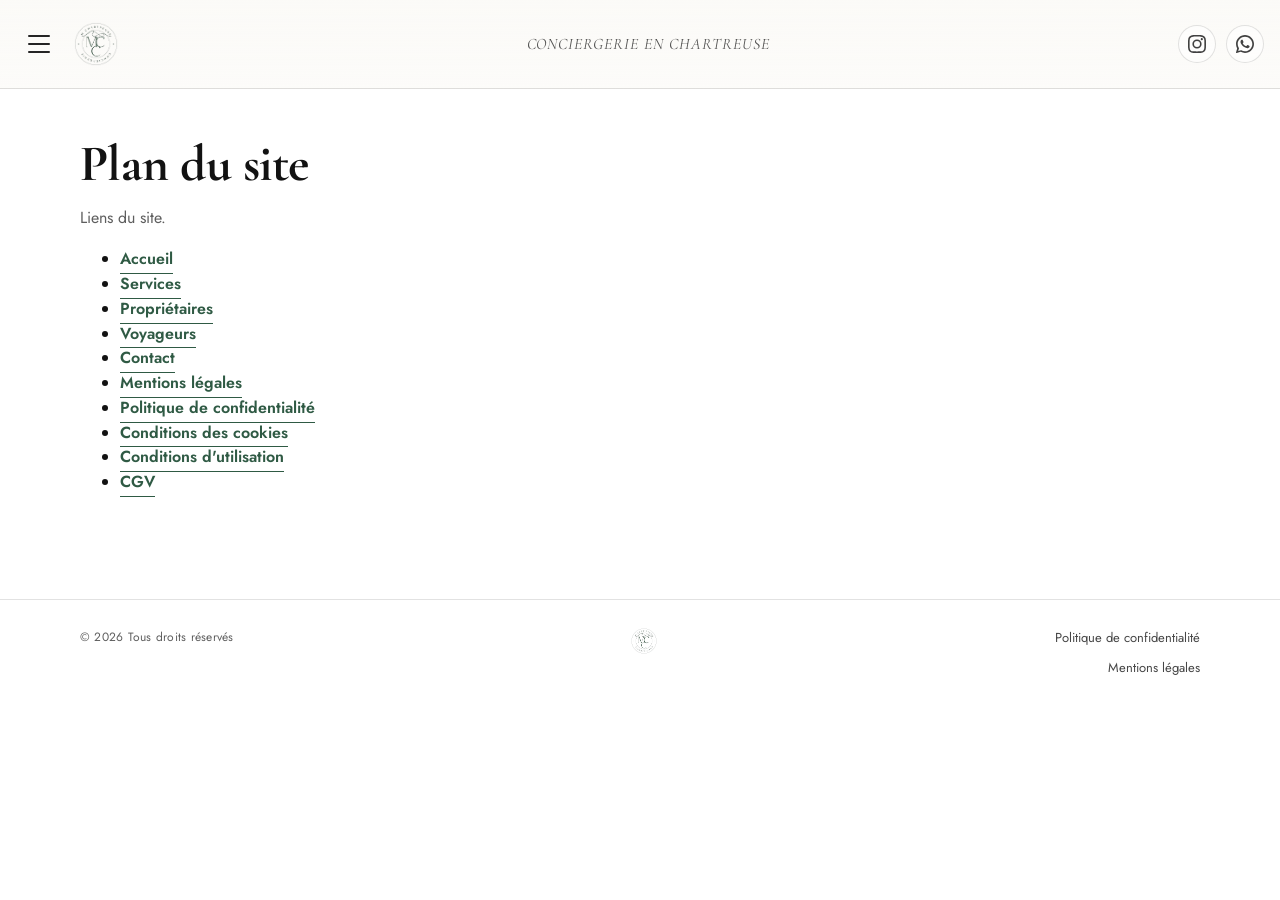
<file: plan-du-site.html>
<!doctype html>
<html lang="fr">
<head>
  <meta charset="utf-8" />
  <meta name="description" content="Plan du site Ma Chartreuse Conciergerie." />
  <meta name="viewport" content="width=device-width,initial-scale=1" />
  <link rel="icon" href="public/favicon.ico" />
  <link rel="stylesheet" href="assets/css/main.css" />
  <link rel="stylesheet" href="assets/css/components.css" />
  <link rel="preconnect" href="https://fonts.googleapis.com">
  <link rel="preconnect" href="https://fonts.gstatic.com" crossorigin>
  <link href="https://fonts.googleapis.com/css2?family=Cormorant+Garamond:ital,wght@0,500;0,600;0,700;1,400;1,500&family=Jost:wght@300;400;500;600&display=swap" rel="stylesheet">
  <title>Plan du site — Ma Chartreuse Conciergerie</title>
  <link rel="canonical" href="https://ma-chartreuse-conciergerie.fr/plan-du-site.html" />
  <meta name="robots" content="index, follow" />
</head>
<body>
  <a class="skip-link" href="#main">Aller au contenu</a>

<header class="site-header" id="top">
  <div class="header-inner">
    <div class="header-left">
      <button class="menu-btn" type="button" aria-expanded="false" aria-controls="menu-overlay" aria-label="Ouvrir le menu">
        <span class="menu-icon" aria-hidden="true"><span></span><span></span><span></span></span>
      </button>

      <a class="brand" href="index.html" aria-label="Accueil">
        <img src="assets/img/logo/logo.png" alt="Ma Chartreuse Conciergerie" class="brand-logo">
      </a>
    </div>

    <div class="header-center" aria-label="Tagline">CONCIERGERIE EN CHARTREUSE</div>

    <div class="header-right" aria-label="Réseaux">
      <a class="icon-link" href="https://www.instagram.com/mchartreuseconciergerie/" target="_blank" rel="noopener" aria-label="Instagram">
        <svg viewBox="0 0 24 24" fill="currentColor" aria-hidden="true">
          <path d="M12 2.163c3.204 0 3.584.012 4.85.07 3.252.148 4.771 1.691 4.919 4.919.058 1.265.069 1.645.069 4.849 0 3.205-.012 3.584-.069 4.849-.149 3.225-1.664 4.771-4.919 4.919-1.266.058-1.644.07-4.85.07-3.204 0-3.584-.012-4.849-.07-3.26-.149-4.771-1.699-4.919-4.92-.058-1.265-.07-1.644-.07-4.849 0-3.204.013-3.583.07-4.849.149-3.227 1.664-4.771 4.919-4.919 1.266-.057 1.645-.069 4.849-.069zM12 0C8.741 0 8.333.014 7.053.072 2.695.272.273 2.69.073 7.052.014 8.333 0 8.741 0 12c0 3.259.014 3.668.072 4.948.2 4.358 2.618 6.78 6.98 6.98C8.333 23.986 8.741 24 12 24c3.259 0 3.668-.014 4.948-.072 4.354-.2 6.782-2.618 6.979-6.98.059-1.28.073-1.689.073-4.948 0-3.259-.014-3.667-.072-4.947-.196-4.354-2.617-6.78-6.979-6.98C15.668.014 15.259 0 12 0zm0 5.838a6.162 6.162 0 1 0 0 12.324 6.162 6.162 0 0 0 0-12.324zM12 16a4 4 0 1 1 0-8 4 4 0 0 1 0 8zm6.406-11.845a1.44 1.44 0 1 0 0 2.881 1.44 1.44 0 0 0 0-2.881z"/>
        </svg>
      </a>
      <a class="icon-link" href="https://wa.me/33633912752" target="_blank" rel="noopener" aria-label="WhatsApp">
        <svg viewBox="0 0 24 24" fill="currentColor" aria-hidden="true">
          <path d="M17.472 14.382c-.297-.149-1.758-.867-2.03-.967-.273-.099-.471-.148-.67.15-.197.297-.767.966-.94 1.164-.173.199-.347.223-.644.075-.297-.15-1.255-.463-2.39-1.475-.883-.788-1.48-1.761-1.653-2.059-.173-.297-.018-.458.13-.606.134-.133.298-.347.446-.52.149-.174.198-.298.298-.497.099-.198.05-.371-.025-.52-.075-.149-.669-1.612-.916-2.207-.242-.579-.487-.5-.669-.51-.173-.008-.371-.01-.57-.01-.198 0-.52.074-.792.372-.272.297-1.04 1.016-1.04 2.479 0 1.462 1.065 2.875 1.213 3.074.149.198 2.096 3.2 5.077 4.487.709.306 1.262.489 1.694.625.712.227 1.36.195 1.871.118.571-.085 1.758-.719 2.006-1.413.248-.694.248-1.289.173-1.413-.074-.124-.272-.198-.57-.347zM12 0C5.373 0 0 5.373 0 12c0 2.127.558 4.121 1.533 5.851L.057 23.057a.75.75 0 0 0 .906.906l5.206-1.476A11.943 11.943 0 0 0 12 24c6.627 0 12-5.373 12-12S18.627 0 12 0zm0 21.75a9.73 9.73 0 0 1-4.964-1.355l-.356-.212-3.691 1.046 1.046-3.691-.212-.356A9.73 9.73 0 0 1 2.25 12C2.25 6.615 6.615 2.25 12 2.25S21.75 6.615 21.75 12 17.385 21.75 12 21.75z"/>
        </svg>
      </a>
    </div>
  </div>
</header>

<!-- MENU OVERLAY -->
<div class="menu-overlay" id="menu-overlay" hidden>
  <button class="menu-backdrop" type="button" aria-label="Fermer"></button>

  <div class="menu-panel" role="dialog" aria-modal="true" aria-label="Menu">
    <div class="menu-top">
      <a class="menu-brand" href="index.html" aria-label="Accueil">
        <img src="assets/img/logo/logo.png" alt="Ma Chartreuse Conciergerie" class="menu-logo">
      </a>

      <button class="menu-close" type="button" aria-label="Fermer le menu">
        <span aria-hidden="true">✕</span>
      </button>
    </div>

    <nav class="menu-nav" aria-label="Navigation">
      <a href="index.html">Accueil</a>
<a href="proprietaires.html">Propriétaires</a>
      <a href="voyageurs.html">Voyageurs</a>
      <a href="contact.html">Contact</a>
      <a href="mentions-legales.html" class="menu-muted">Mentions légales</a>
    </nav>
  </div>
</div>


  <main id="main" class="section" style="padding-top: calc(var(--header-h) + 48px);">
    <div class="container">
      <h1>Plan du site</h1>
      <p class="muted">Liens du site.</p>
      <ul class="bullets">
        <li><a class="text-link" href="index.html">Accueil</a></li>
        <li><a class="text-link" href="index.html#services">Services</a></li>
        <li><a class="text-link" href="proprietaires.html">Propriétaires</a></li>
        <li><a class="text-link" href="voyageurs.html">Voyageurs</a></li>
        <li><a class="text-link" href="contact.html">Contact</a></li>
        <li><a class="text-link" href="mentions-legales.html">Mentions légales</a></li>
        <li><a class="text-link" href="politique-confidentialite.html">Politique de confidentialité</a></li>
        <li><a class="text-link" href="cookies.html">Conditions des cookies</a></li>
        <li><a class="text-link" href="conditions-utilisation.html">Conditions d'utilisation</a></li>
        <li><a class="text-link" href="cgv.html">CGV</a></li>
      </ul>
    </div>
  </main>

  <footer class="site-footer">
  <div class="container footer-inner">
    <div class="footer-left">
      <p class="footer-copy">© 2026 Tous droits réservés</p>
    </div>

    <div class="footer-middle">
      <a class="footer-brand" href="index.html" aria-label="Accueil">
        <img src="assets/img/logo/logo.png" alt="Ma Chartreuse Conciergerie" class="footer-logo">
      </a>
    </div>

    <nav class="footer-links" aria-label="Liens légaux">
      <a href="politique-confidentialite.html">Politique de confidentialité</a>
      <a href="mentions-legales.html">Mentions légales</a>
    </nav>
  </div>
</footer>

  <script src="assets/js/main.js"></script>
</body>
</html>
</file>
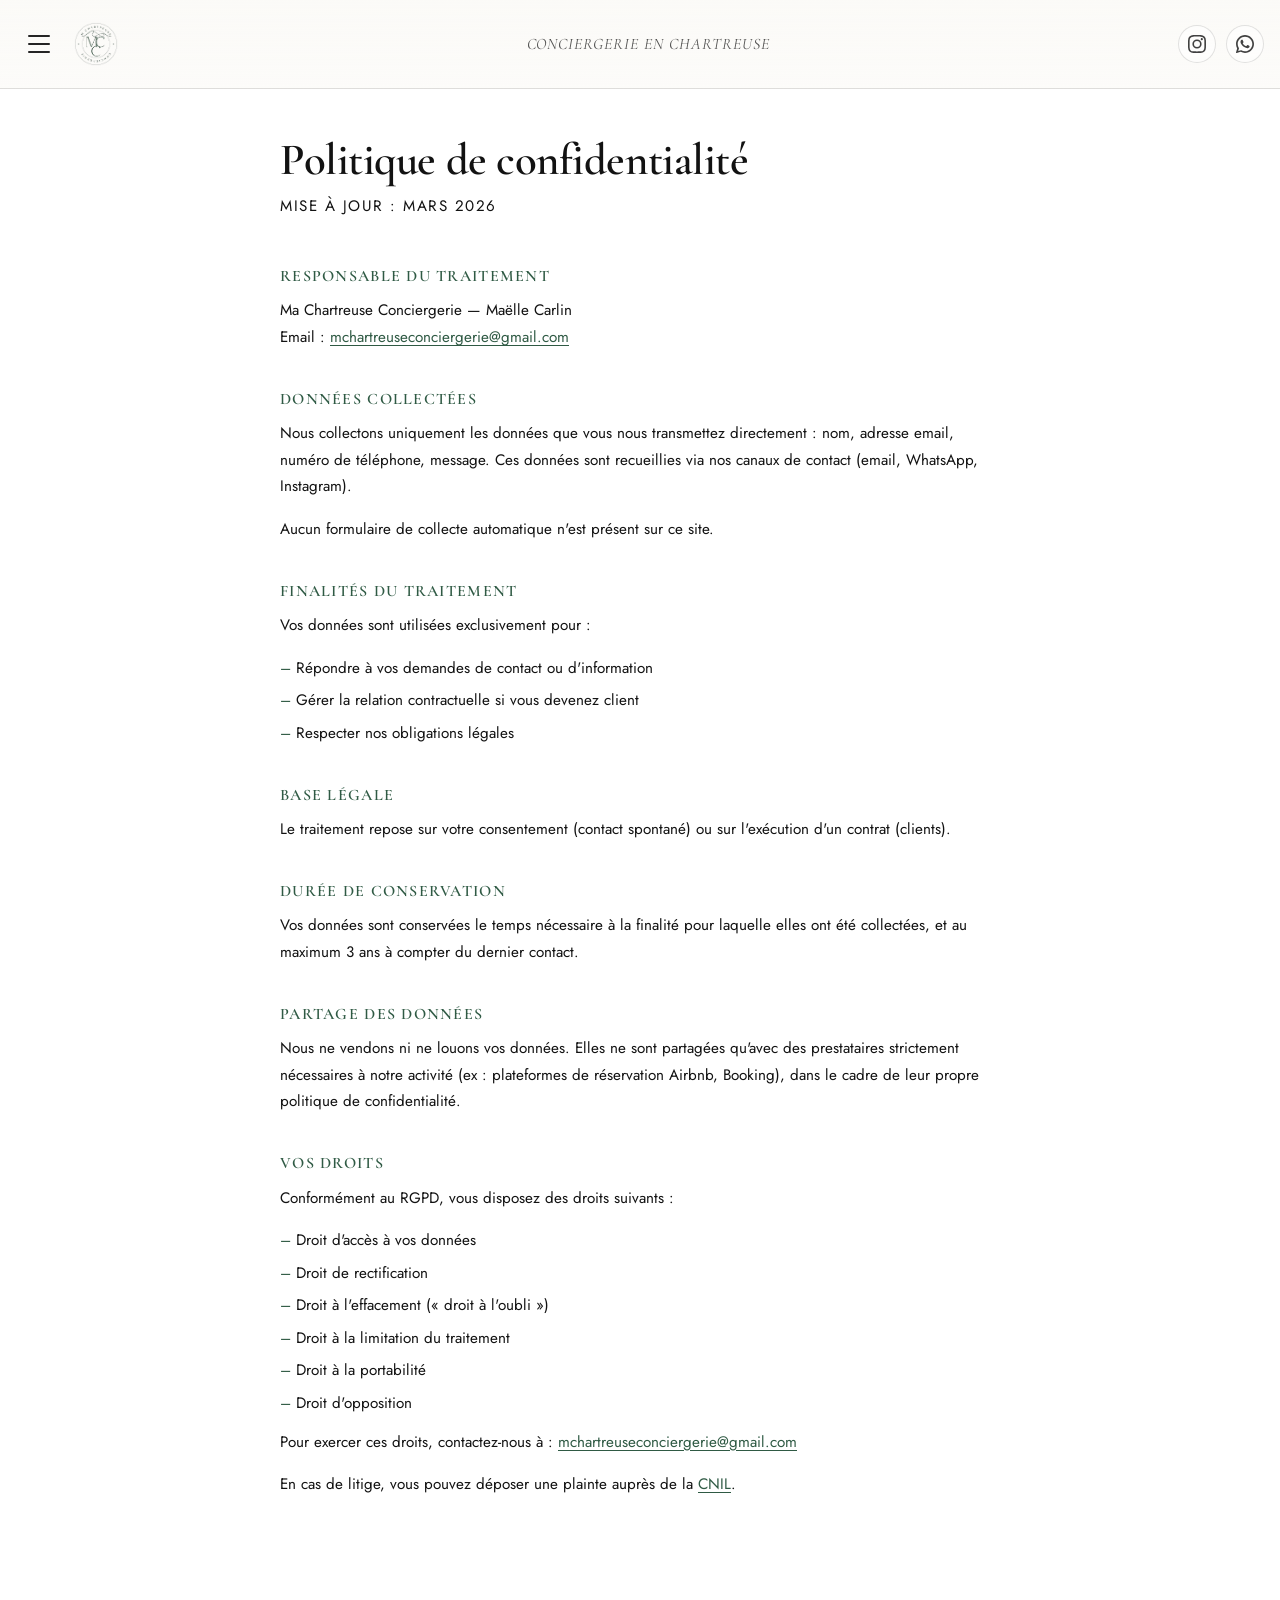
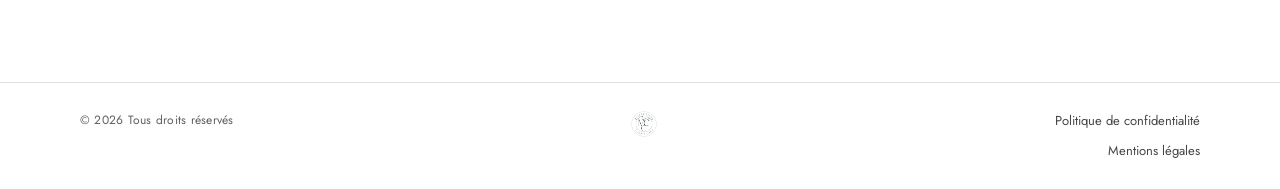
<file: politique-confidentialite.html>
<!doctype html>
<html lang="fr">
<head>
  <meta charset="utf-8" />
  <meta name="description" content="Politique de confidentialité de Ma Chartreuse Conciergerie." />
  <meta name="viewport" content="width=device-width,initial-scale=1" />
  <link rel="icon" href="public/favicon.ico" />
  <link rel="stylesheet" href="assets/css/main.css" />
  <link rel="stylesheet" href="assets/css/components.css" />
  <link rel="preconnect" href="https://fonts.googleapis.com">
  <link rel="preconnect" href="https://fonts.gstatic.com" crossorigin>
  <link href="https://fonts.googleapis.com/css2?family=Cormorant+Garamond:ital,wght@0,500;0,600;0,700;1,400;1,500&family=Jost:wght@300;400;500;600&display=swap" rel="stylesheet">
  <title>Politique de confidentialité — Ma Chartreuse Conciergerie</title>
  <script type="application/ld+json">
  {
  "@context": "https://schema.org",
  "@type": "BreadcrumbList",
  "itemListElement": [
    {
      "@type": "ListItem",
      "position": 1,
      "name": "Accueil",
      "item": "https://ma-chartreuse-conciergerie.fr/"
    },
    {
      "@type": "ListItem",
      "position": 2,
      "name": "Politique de confidentialité",
      "item": "https://ma-chartreuse-conciergerie.fr/politique-confidentialite.html"
    }
  ]
}
  </script>
  <link rel="canonical" href="https://ma-chartreuse-conciergerie.fr/politique-confidentialite.html" />
  <meta name="robots" content="index, follow" />
</head>
<body>
  <a class="skip-link" href="#main">Aller au contenu</a>

<header class="site-header" id="top">
  <div class="header-inner">
    <div class="header-left">
      <button class="menu-btn" type="button" aria-expanded="false" aria-controls="menu-overlay" aria-label="Ouvrir le menu">
        <span class="menu-icon" aria-hidden="true"><span></span><span></span><span></span></span>
      </button>

      <a class="brand" href="index.html" aria-label="Accueil">
        <img src="assets/img/logo/logo.png" alt="Ma Chartreuse Conciergerie" class="brand-logo">
      </a>
    </div>

    <div class="header-center" aria-label="Tagline">CONCIERGERIE EN CHARTREUSE</div>

    <div class="header-right" aria-label="Réseaux">
      <a class="icon-link" href="https://www.instagram.com/mchartreuseconciergerie/" target="_blank" rel="noopener" aria-label="Instagram">
        <svg viewBox="0 0 24 24" fill="currentColor" aria-hidden="true">
          <path d="M12 2.163c3.204 0 3.584.012 4.85.07 3.252.148 4.771 1.691 4.919 4.919.058 1.265.069 1.645.069 4.849 0 3.205-.012 3.584-.069 4.849-.149 3.225-1.664 4.771-4.919 4.919-1.266.058-1.644.07-4.85.07-3.204 0-3.584-.012-4.849-.07-3.26-.149-4.771-1.699-4.919-4.92-.058-1.265-.07-1.644-.07-4.849 0-3.204.013-3.583.07-4.849.149-3.227 1.664-4.771 4.919-4.919 1.266-.057 1.645-.069 4.849-.069zM12 0C8.741 0 8.333.014 7.053.072 2.695.272.273 2.69.073 7.052.014 8.333 0 8.741 0 12c0 3.259.014 3.668.072 4.948.2 4.358 2.618 6.78 6.98 6.98C8.333 23.986 8.741 24 12 24c3.259 0 3.668-.014 4.948-.072 4.354-.2 6.782-2.618 6.979-6.98.059-1.28.073-1.689.073-4.948 0-3.259-.014-3.667-.072-4.947-.196-4.354-2.617-6.78-6.979-6.98C15.668.014 15.259 0 12 0zm0 5.838a6.162 6.162 0 1 0 0 12.324 6.162 6.162 0 0 0 0-12.324zM12 16a4 4 0 1 1 0-8 4 4 0 0 1 0 8zm6.406-11.845a1.44 1.44 0 1 0 0 2.881 1.44 1.44 0 0 0 0-2.881z"/>
        </svg>
      </a>
      <a class="icon-link" href="https://wa.me/33633912752" target="_blank" rel="noopener" aria-label="WhatsApp">
        <svg viewBox="0 0 24 24" fill="currentColor" aria-hidden="true">
          <path d="M17.472 14.382c-.297-.149-1.758-.867-2.03-.967-.273-.099-.471-.148-.67.15-.197.297-.767.966-.94 1.164-.173.199-.347.223-.644.075-.297-.15-1.255-.463-2.39-1.475-.883-.788-1.48-1.761-1.653-2.059-.173-.297-.018-.458.13-.606.134-.133.298-.347.446-.52.149-.174.198-.298.298-.497.099-.198.05-.371-.025-.52-.075-.149-.669-1.612-.916-2.207-.242-.579-.487-.5-.669-.51-.173-.008-.371-.01-.57-.01-.198 0-.52.074-.792.372-.272.297-1.04 1.016-1.04 2.479 0 1.462 1.065 2.875 1.213 3.074.149.198 2.096 3.2 5.077 4.487.709.306 1.262.489 1.694.625.712.227 1.36.195 1.871.118.571-.085 1.758-.719 2.006-1.413.248-.694.248-1.289.173-1.413-.074-.124-.272-.198-.57-.347zM12 0C5.373 0 0 5.373 0 12c0 2.127.558 4.121 1.533 5.851L.057 23.057a.75.75 0 0 0 .906.906l5.206-1.476A11.943 11.943 0 0 0 12 24c6.627 0 12-5.373 12-12S18.627 0 12 0zm0 21.75a9.73 9.73 0 0 1-4.964-1.355l-.356-.212-3.691 1.046 1.046-3.691-.212-.356A9.73 9.73 0 0 1 2.25 12C2.25 6.615 6.615 2.25 12 2.25S21.75 6.615 21.75 12 17.385 21.75 12 21.75z"/>
        </svg>
      </a>
    </div>
  </div>
</header>

<!-- MENU OVERLAY -->
<div class="menu-overlay" id="menu-overlay" hidden>
  <button class="menu-backdrop" type="button" aria-label="Fermer"></button>

  <div class="menu-panel" role="dialog" aria-modal="true" aria-label="Menu">
    <div class="menu-top">
      <a class="menu-brand" href="index.html" aria-label="Accueil">
        <img src="assets/img/logo/logo.png" alt="Ma Chartreuse Conciergerie" class="menu-logo">
      </a>

      <button class="menu-close" type="button" aria-label="Fermer le menu">
        <span aria-hidden="true">✕</span>
      </button>
    </div>

    <nav class="menu-nav" aria-label="Navigation">
      <a href="index.html">Accueil</a>
<a href="proprietaires.html">Propriétaires</a>
      <a href="voyageurs.html">Voyageurs</a>
      <a href="contact.html">Contact</a>
      <a href="mentions-legales.html" class="menu-muted">Mentions légales</a>
    </nav>
  </div>
</div>


    <main id="main" class="section legal-page" style="padding-top: calc(var(--header-h) + 48px);">
    <div class="container legal-container">

      <h1>Politique de confidentialité</h1>
      <p class="legal-date">Mise à jour : mars 2026</p>

      <h2>Responsable du traitement</h2>
      <p>Ma Chartreuse Conciergerie — Maëlle Carlin<br>
      Email : <a href="mailto:mchartreuseconciergerie@gmail.com">mchartreuseconciergerie@gmail.com</a></p>

      <h2>Données collectées</h2>
      <p>Nous collectons uniquement les données que vous nous transmettez directement : nom, adresse email, numéro de téléphone, message. Ces données sont recueillies via nos canaux de contact (email, WhatsApp, Instagram).</p>
      <p>Aucun formulaire de collecte automatique n'est présent sur ce site.</p>

      <h2>Finalités du traitement</h2>
      <p>Vos données sont utilisées exclusivement pour :</p>
      <ul class="legal-list">
        <li>Répondre à vos demandes de contact ou d'information</li>
        <li>Gérer la relation contractuelle si vous devenez client</li>
        <li>Respecter nos obligations légales</li>
      </ul>

      <h2>Base légale</h2>
      <p>Le traitement repose sur votre consentement (contact spontané) ou sur l'exécution d'un contrat (clients).</p>

      <h2>Durée de conservation</h2>
      <p>Vos données sont conservées le temps nécessaire à la finalité pour laquelle elles ont été collectées, et au maximum 3 ans à compter du dernier contact.</p>

      <h2>Partage des données</h2>
      <p>Nous ne vendons ni ne louons vos données. Elles ne sont partagées qu'avec des prestataires strictement nécessaires à notre activité (ex : plateformes de réservation Airbnb, Booking), dans le cadre de leur propre politique de confidentialité.</p>

      <h2>Vos droits</h2>
      <p>Conformément au RGPD, vous disposez des droits suivants :</p>
      <ul class="legal-list">
        <li>Droit d'accès à vos données</li>
        <li>Droit de rectification</li>
        <li>Droit à l'effacement (« droit à l'oubli »)</li>
        <li>Droit à la limitation du traitement</li>
        <li>Droit à la portabilité</li>
        <li>Droit d'opposition</li>
      </ul>
      <p>Pour exercer ces droits, contactez-nous à : <a href="mailto:mchartreuseconciergerie@gmail.com">mchartreuseconciergerie@gmail.com</a></p>
      <p>En cas de litige, vous pouvez déposer une plainte auprès de la <a href="https://www.cnil.fr" target="_blank" rel="noopener">CNIL</a>.</p>

    </div>
  </main>

  <footer class="site-footer">
  <div class="container footer-inner">
    <div class="footer-left">
      <p class="footer-copy">© 2026 Tous droits réservés</p>
    </div>

    <div class="footer-middle">
      <a class="footer-brand" href="index.html" aria-label="Accueil">
        <img src="assets/img/logo/logo.png" alt="Ma Chartreuse Conciergerie" class="footer-logo">
      </a>
    </div>

    <nav class="footer-links" aria-label="Liens légaux">
      <a href="politique-confidentialite.html">Politique de confidentialité</a>
      <a href="mentions-legales.html">Mentions légales</a>
    </nav>
  </div>
</footer>

  <script src="assets/js/main.js"></script>
</body>
</html>
</file>
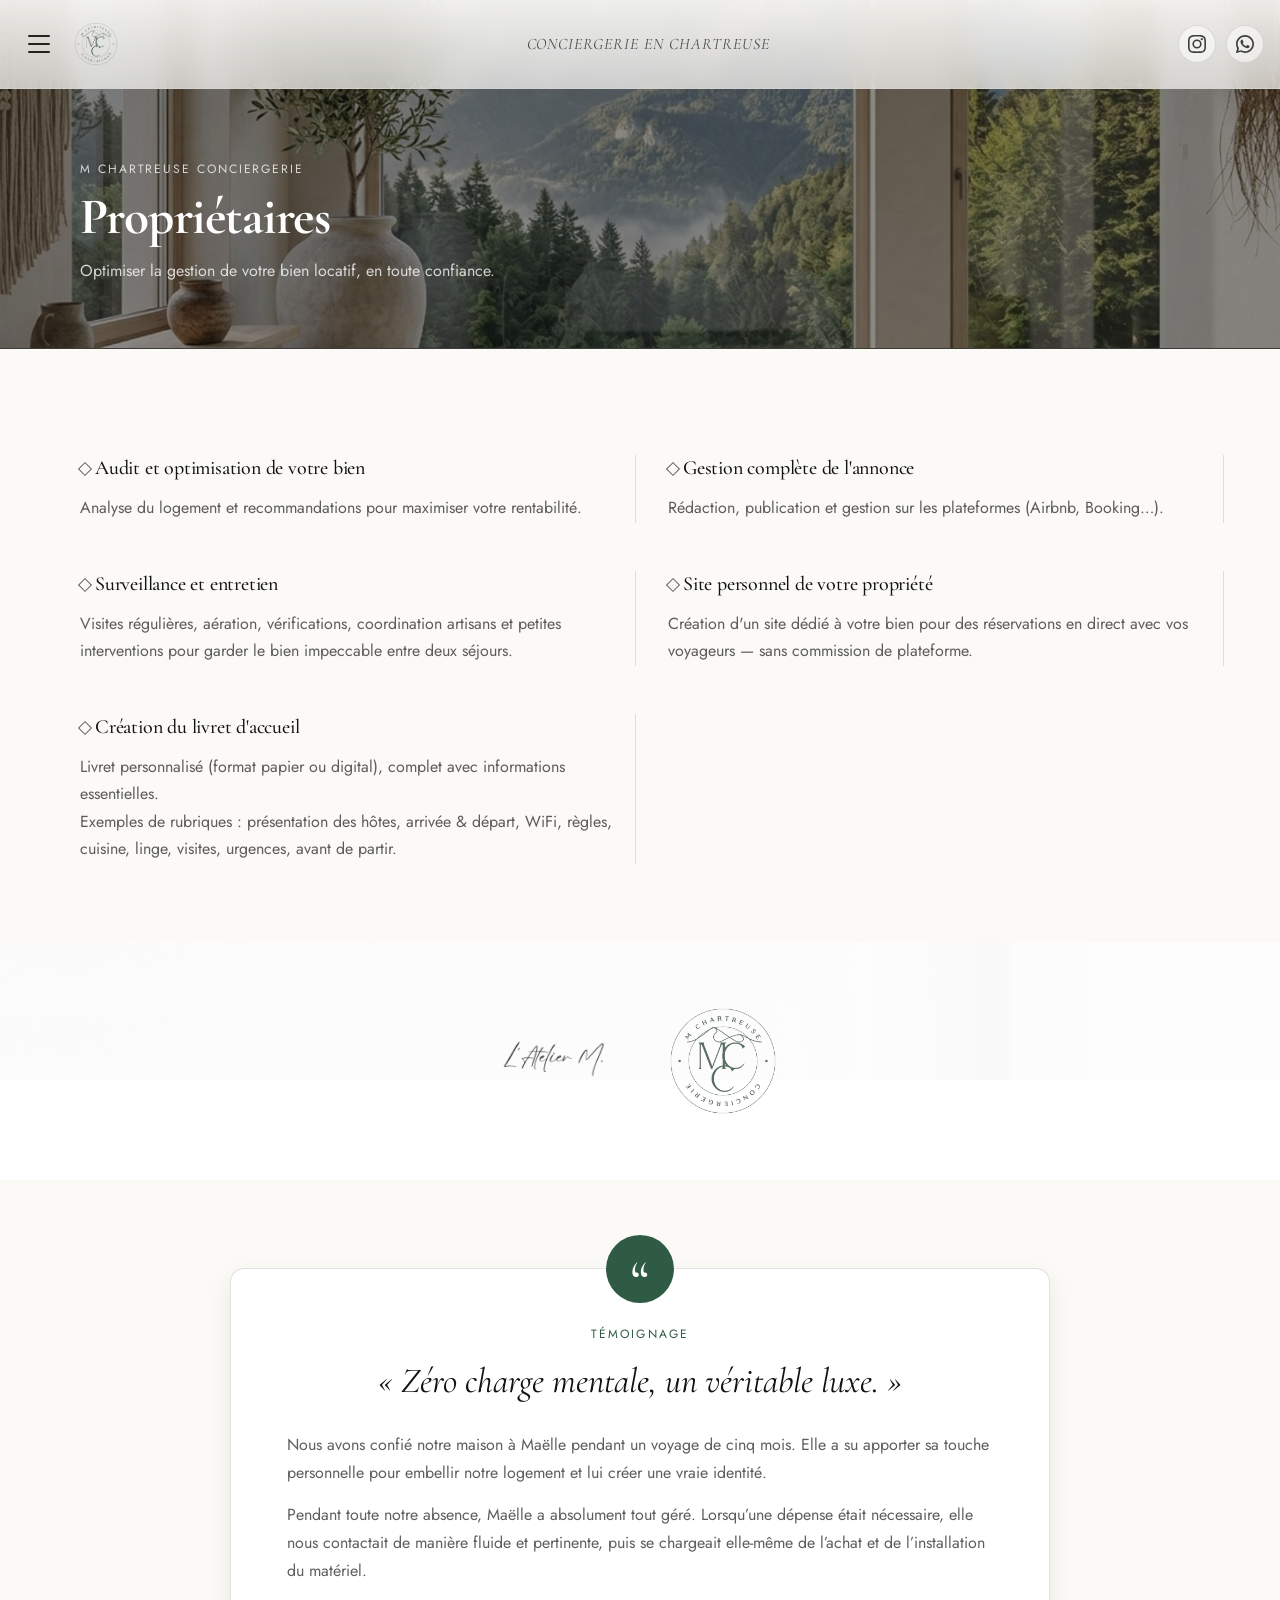
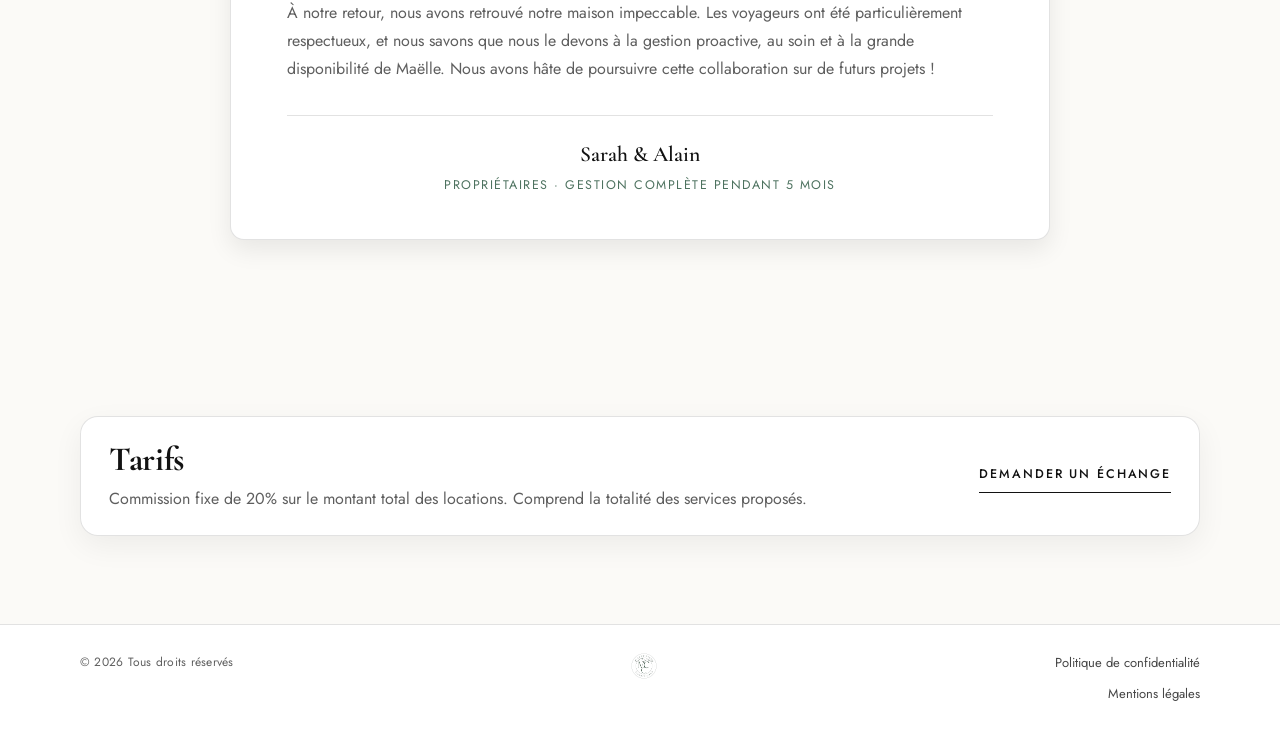
<file: proprietaires.html>
<!doctype html>
<html lang="fr">
<head>
  <meta charset="utf-8" />
  <meta name="description" content="Confiez la gestion de votre bien en Chartreuse à Ma Chartreuse Conciergerie : annonce, accueil, ménage, suivi qualité. Commission fixe à 20%." />
  <meta name="viewport" content="width=device-width,initial-scale=1" />
  <link rel="icon" href="public/favicon.ico" />
  <link rel="stylesheet" href="assets/css/main.css" />
  <link rel="stylesheet" href="assets/css/components.css" />
  <link rel="preconnect" href="https://fonts.googleapis.com">
  <link rel="preconnect" href="https://fonts.gstatic.com" crossorigin>
  <link href="https://fonts.googleapis.com/css2?family=Cormorant+Garamond:ital,wght@0,500;0,600;0,700;1,400;1,500&family=Jost:wght@300;400;500;600&display=swap" rel="stylesheet">
  <title>Propriétaires — Ma Chartreuse Conciergerie</title>
  <meta property="og:title" content="Propriétaires — Ma Chartreuse Conciergerie" />
  <meta property="og:description" content="Confiez la gestion de votre bien en Chartreuse. Commission fixe 20%, service complet." />
  <meta property="og:image" content="https://ma-chartreuse-conciergerie.fr/assets/img/extra/bg-proprietaires.jpg" />
  <meta property="og:type" content="website" />
  <script type="application/ld+json">
  {
  "@context": "https://schema.org",
  "@type": "LocalBusiness",
  "@id": "https://ma-chartreuse-conciergerie.fr/#business",
  "name": "Ma Chartreuse Conciergerie",
  "legalName": "Ma Chartreuse Conciergerie — Maëlle Carlin",
  "description": "Conciergerie haut de gamme en Chartreuse. Gestion complète de locations saisonnières : annonce, accueil, ménage, suivi qualité. Commission fixe à 20%.",
  "url": "https://ma-chartreuse-conciergerie.fr",
  "telephone": "+33633912752",
  "email": "mchartreuseconciergerie@gmail.com",
  "foundingDate": "2021",
  "founder": {
    "@type": "Person",
    "name": "Maëlle Carlin"
  },
  "address": {
    "@type": "PostalAddress",
    "addressRegion": "Chartreuse",
    "addressCountry": "FR"
  },
  "areaServed": {
    "@type": "Place",
    "name": "Chartreuse, Isère, France"
  },
  "serviceType": "Conciergerie de location saisonnière",
  "priceRange": "20% de commission",
  "sameAs": [
    "https://www.instagram.com/mchartreuseconciergerie/"
  ],
  "image": "https://ma-chartreuse-conciergerie.fr/assets/img/hero/hero-01.jpg"
}
  </script>
  <script type="application/ld+json">
  {
  "@context": "https://schema.org",
  "@type": "Service",
  "serviceType": "Conciergerie de location saisonnière",
  "name": "Gestion de bien pour propriétaires — Ma Chartreuse Conciergerie",
  "description": "Audit du bien, création et optimisation d'annonce, gestion des réservations, accueil voyageurs, ménage et suivi qualité. Commission fixe 20%.",
  "provider": {
    "@id": "https://ma-chartreuse-conciergerie.fr/#business"
  },
  "areaServed": {
    "@type": "Place",
    "name": "Chartreuse, France"
  },
  "offers": {
    "@type": "Offer",
    "priceCurrency": "EUR",
    "description": "Commission fixe de 20% sur le montant total des locations, tous services inclus."
  }
}
  </script>
  <script type="application/ld+json">
  {
  "@context": "https://schema.org",
  "@type": "BreadcrumbList",
  "itemListElement": [
    {
      "@type": "ListItem",
      "position": 1,
      "name": "Accueil",
      "item": "https://ma-chartreuse-conciergerie.fr/"
    },
    {
      "@type": "ListItem",
      "position": 2,
      "name": "Propriétaires",
      "item": "https://ma-chartreuse-conciergerie.fr/proprietaires.html"
    }
  ]
}
  </script>
  <link rel="canonical" href="https://ma-chartreuse-conciergerie.fr/proprietaires.html" />
  <meta name="robots" content="index, follow" />
</head>
<body class="page page-proprietaires">
  <a class="skip-link" href="#main">Aller au contenu</a>

<header class="site-header" id="top">
  <div class="header-inner">
    <div class="header-left">
      <button class="menu-btn" type="button" aria-expanded="false" aria-controls="menu-overlay" aria-label="Ouvrir le menu">
        <span class="menu-icon" aria-hidden="true"><span></span><span></span><span></span></span>
      </button>

      <a class="brand" href="index.html" aria-label="Accueil">
        <img src="assets/img/logo/logo.png" alt="Ma Chartreuse Conciergerie" class="brand-logo">
      </a>
    </div>

    <div class="header-center" aria-label="Tagline">CONCIERGERIE EN CHARTREUSE</div>

    <div class="header-right" aria-label="Réseaux">
      <a class="icon-link" href="https://www.instagram.com/mchartreuseconciergerie/" target="_blank" rel="noopener" aria-label="Instagram">
        <svg viewBox="0 0 24 24" fill="currentColor" aria-hidden="true">
          <path d="M12 2.163c3.204 0 3.584.012 4.85.07 3.252.148 4.771 1.691 4.919 4.919.058 1.265.069 1.645.069 4.849 0 3.205-.012 3.584-.069 4.849-.149 3.225-1.664 4.771-4.919 4.919-1.266.058-1.644.07-4.85.07-3.204 0-3.584-.012-4.849-.07-3.26-.149-4.771-1.699-4.919-4.92-.058-1.265-.07-1.644-.07-4.849 0-3.204.013-3.583.07-4.849.149-3.227 1.664-4.771 4.919-4.919 1.266-.057 1.645-.069 4.849-.069zM12 0C8.741 0 8.333.014 7.053.072 2.695.272.273 2.69.073 7.052.014 8.333 0 8.741 0 12c0 3.259.014 3.668.072 4.948.2 4.358 2.618 6.78 6.98 6.98C8.333 23.986 8.741 24 12 24c3.259 0 3.668-.014 4.948-.072 4.354-.2 6.782-2.618 6.979-6.98.059-1.28.073-1.689.073-4.948 0-3.259-.014-3.667-.072-4.947-.196-4.354-2.617-6.78-6.979-6.98C15.668.014 15.259 0 12 0zm0 5.838a6.162 6.162 0 1 0 0 12.324 6.162 6.162 0 0 0 0-12.324zM12 16a4 4 0 1 1 0-8 4 4 0 0 1 0 8zm6.406-11.845a1.44 1.44 0 1 0 0 2.881 1.44 1.44 0 0 0 0-2.881z"/>
        </svg>
      </a>
      <a class="icon-link" href="https://wa.me/33633912752" target="_blank" rel="noopener" aria-label="WhatsApp">
        <svg viewBox="0 0 24 24" fill="currentColor" aria-hidden="true">
          <path d="M17.472 14.382c-.297-.149-1.758-.867-2.03-.967-.273-.099-.471-.148-.67.15-.197.297-.767.966-.94 1.164-.173.199-.347.223-.644.075-.297-.15-1.255-.463-2.39-1.475-.883-.788-1.48-1.761-1.653-2.059-.173-.297-.018-.458.13-.606.134-.133.298-.347.446-.52.149-.174.198-.298.298-.497.099-.198.05-.371-.025-.52-.075-.149-.669-1.612-.916-2.207-.242-.579-.487-.5-.669-.51-.173-.008-.371-.01-.57-.01-.198 0-.52.074-.792.372-.272.297-1.04 1.016-1.04 2.479 0 1.462 1.065 2.875 1.213 3.074.149.198 2.096 3.2 5.077 4.487.709.306 1.262.489 1.694.625.712.227 1.36.195 1.871.118.571-.085 1.758-.719 2.006-1.413.248-.694.248-1.289.173-1.413-.074-.124-.272-.198-.57-.347zM12 0C5.373 0 0 5.373 0 12c0 2.127.558 4.121 1.533 5.851L.057 23.057a.75.75 0 0 0 .906.906l5.206-1.476A11.943 11.943 0 0 0 12 24c6.627 0 12-5.373 12-12S18.627 0 12 0zm0 21.75a9.73 9.73 0 0 1-4.964-1.355l-.356-.212-3.691 1.046 1.046-3.691-.212-.356A9.73 9.73 0 0 1 2.25 12C2.25 6.615 6.615 2.25 12 2.25S21.75 6.615 21.75 12 17.385 21.75 12 21.75z"/>
        </svg>
      </a>
    </div>
  </div>
</header>

<!-- MENU OVERLAY -->
<div class="menu-overlay" id="menu-overlay" hidden>
  <button class="menu-backdrop" type="button" aria-label="Fermer"></button>

  <div class="menu-panel" role="dialog" aria-modal="true" aria-label="Menu">
    <div class="menu-top">
      <a class="menu-brand" href="index.html" aria-label="Accueil">
        <img src="assets/img/logo/logo.png" alt="Ma Chartreuse Conciergerie" class="menu-logo">
      </a>

      <button class="menu-close" type="button" aria-label="Fermer le menu">
        <span aria-hidden="true">✕</span>
      </button>
    </div>

    <nav class="menu-nav" aria-label="Navigation">
      <a href="index.html">Accueil</a>
<a href="proprietaires.html">Propriétaires</a>
      <a href="voyageurs.html">Voyageurs</a>
      <a href="contact.html">Contact</a>
      <a href="mentions-legales.html" class="menu-muted">Mentions légales</a>
    </nav>
  </div>
</div>


  <main id="main" style="padding-top: 0;">
    

    <section class="page-hero page-hero--image" style="--hero-bg: url(../img/hero/hero-01.jpg); --hero-overlay: 0.48; padding: 160px 0 64px;">
      <div class="container">
        <p class="page-kicker">M Chartreuse Conciergerie</p>
        <h1>Propriétaires</h1>
        <p class="page-lead">Optimiser la gestion de votre bien locatif, en toute confiance.</p>
      </div>
    </section>

    <section class="section section-tight section--soft">
      <div class="container">
        <div class="feature-columns feature-columns--proprio" aria-label="Services propriétaires">
          <div class="feature-item feature-sep">
            <div class="mark" aria-hidden="true"><span class="diamond"></span></div>
            <h3>Audit et optimisation de votre bien</h3>
            <p>Analyse du logement et recommandations pour maximiser votre rentabilité.</p>
          </div>

          <div class="feature-item feature-sep">
            <div class="mark" aria-hidden="true"><span class="diamond"></span></div>
            <h3>Gestion complète de l'annonce</h3>
            <p>Rédaction, publication et gestion sur les plateformes (Airbnb, Booking…).</p>
          </div>

          <div class="feature-item feature-sep" id="surveillance">
            <div class="mark" aria-hidden="true"><span class="diamond"></span></div>
            <h3>Surveillance et entretien</h3>
            <p>Visites régulières, aération, vérifications, coordination artisans et petites interventions pour garder le bien impeccable entre deux séjours.</p>
          </div>

          <div class="feature-item feature-sep">
            <div class="mark" aria-hidden="true"><span class="diamond"></span></div>
            <h3>Site personnel de votre propriété</h3>
            <p>Création d'un site dédié à votre bien pour des réservations en direct avec vos voyageurs — sans commission de plateforme.</p>
          </div>

          <div class="feature-item feature-sep">
            <div class="mark" aria-hidden="true"><span class="diamond"></span></div>
            <h3>Création du livret d'accueil</h3>
            <p>Livret personnalisé (format papier ou digital), complet avec informations essentielles.</p>
            <p class="small">Exemples de rubriques : présentation des hôtes, arrivée &amp; départ, WiFi, règles, cuisine, linge, visites, urgences, avant de partir.</p>
          </div>
        </div>
      </div>
    </section>

        <section class="photo-strip section--soft signatures-strip" aria-label="Signatures">
      <div class="container">
        <div class="signatures-display">
          <a href="https://www.holidu.fr/d/57566396?ctx=E2PwNoq0ba" target="_blank" rel="noopener" aria-label="L'Atelier M. — voir l'annonce">
            <img src="assets/img/logo/signature-atelier.png" alt="L'Atelier M." loading="lazy">
          </a>
          <img src="assets/img/logo/logo.png" alt="Ma Chartreuse Conciergerie" loading="lazy">
        </div>
      </div>
    </section>
    <section class="section section--soft section--testimonial" aria-labelledby="temoignage-title">
      <div class="container">
        <figure class="testimonial">
          <p class="testimonial-kicker" id="temoignage-title">Témoignage</p>
          <p class="testimonial-highlight">« Zéro charge mentale, un véritable luxe. »</p>
          <blockquote class="testimonial-body">
            <p>Nous avons confié notre maison à Maëlle pendant un voyage de cinq mois. Elle a su apporter sa touche personnelle pour embellir notre logement et lui créer une vraie identité.</p>
            <p>Pendant toute notre absence, Maëlle a absolument tout géré. Lorsqu’une dépense était nécessaire, elle nous contactait de manière fluide et pertinente, puis se chargeait elle-même de l’achat et de l’installation du matériel.</p>
            <p>À notre retour, nous avons retrouvé notre maison impeccable. Les voyageurs ont été particulièrement respectueux, et nous savons que nous le devons à la gestion proactive, au soin et à la grande disponibilité de Maëlle. Nous avons hâte de poursuivre cette collaboration sur de futurs projets&nbsp;!</p>
          </blockquote>
          <figcaption class="testimonial-author">
            <span class="testimonial-name">Sarah &amp; Alain</span>
            <span class="testimonial-meta">Propriétaires · gestion complète pendant 5 mois</span>
          </figcaption>
        </figure>
      </div>
    </section>

<section class="section section--soft">
<div class="container">
        <div class="cta-bar">
          <div>
            <h2 class="cta-title">Tarifs</h2>
            <p class="cta-sub">Commission fixe de 20% sur le montant total des locations. Comprend la totalité des services proposés.</p>
          </div>
          <div class="cta-actions">
            <a class="btn" href="contact.html">Demander un échange</a>
          </div>
        </div>
      </div>
</section>

  </main>

  <footer class="site-footer">
  <div class="container footer-inner">
    <div class="footer-left">
      <p class="footer-copy">© 2026 Tous droits réservés</p>
    </div>

    <div class="footer-middle">
      <a class="footer-brand" href="index.html" aria-label="Accueil">
        <img src="assets/img/logo/logo.png" alt="Ma Chartreuse Conciergerie" class="footer-logo">
      </a>
    </div>

    <nav class="footer-links" aria-label="Liens légaux">
      <a href="politique-confidentialite.html">Politique de confidentialité</a>
      <a href="mentions-legales.html">Mentions légales</a>
    </nav>
  </div>
</footer>

  <script src="assets/js/main.js"></script>
</body>
</html>
</file>
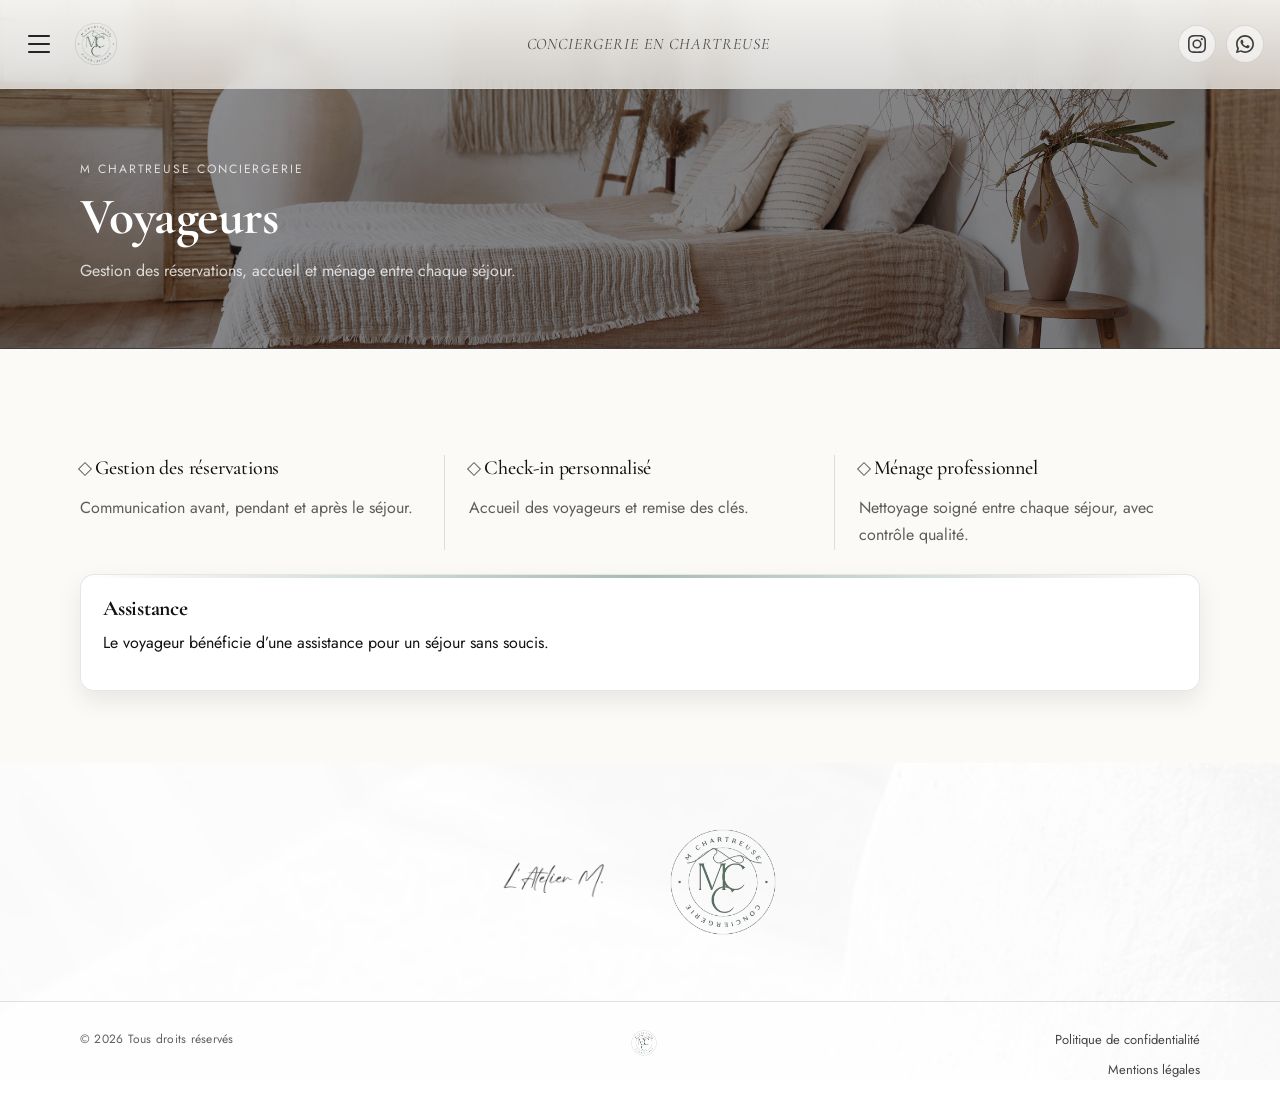
<file: voyageurs.html>
<!doctype html>
<html lang="fr">
<head>
  <meta charset="utf-8" />
  <meta name="description" content="Séjournez en Chartreuse avec un accueil personnalisé, check-in, ménage professionnel et assistance par Ma Chartreuse Conciergerie." />
  <meta name="viewport" content="width=device-width,initial-scale=1" />
  <link rel="icon" href="public/favicon.ico" />
  <link rel="stylesheet" href="assets/css/main.css" />
  <link rel="stylesheet" href="assets/css/components.css" />
  <link rel="preconnect" href="https://fonts.googleapis.com">
  <link rel="preconnect" href="https://fonts.gstatic.com" crossorigin>
  <link href="https://fonts.googleapis.com/css2?family=Cormorant+Garamond:ital,wght@0,500;0,600;0,700;1,400;1,500&family=Jost:wght@300;400;500;600&display=swap" rel="stylesheet">
  <title>Voyageurs — Ma Chartreuse Conciergerie</title>
  <meta property="og:title" content="Voyageurs — Ma Chartreuse Conciergerie" />
  <meta property="og:description" content="Séjournez en Chartreuse avec un accueil personnalisé et un service premium." />
  <meta property="og:image" content="https://ma-chartreuse-conciergerie.fr/assets/img/extra/bg-voyageurs.jpg" />
  <meta property="og:type" content="website" />
  <script type="application/ld+json">
  {
  "@context": "https://schema.org",
  "@type": "LocalBusiness",
  "@id": "https://ma-chartreuse-conciergerie.fr/#business",
  "name": "Ma Chartreuse Conciergerie",
  "legalName": "Ma Chartreuse Conciergerie — Maëlle Carlin",
  "description": "Conciergerie haut de gamme en Chartreuse. Gestion complète de locations saisonnières : annonce, accueil, ménage, suivi qualité. Commission fixe à 20%.",
  "url": "https://ma-chartreuse-conciergerie.fr",
  "telephone": "+33633912752",
  "email": "mchartreuseconciergerie@gmail.com",
  "foundingDate": "2021",
  "founder": {
    "@type": "Person",
    "name": "Maëlle Carlin"
  },
  "address": {
    "@type": "PostalAddress",
    "addressRegion": "Chartreuse",
    "addressCountry": "FR"
  },
  "areaServed": {
    "@type": "Place",
    "name": "Chartreuse, Isère, France"
  },
  "serviceType": "Conciergerie de location saisonnière",
  "priceRange": "20% de commission",
  "sameAs": [
    "https://www.instagram.com/mchartreuseconciergerie/"
  ],
  "image": "https://ma-chartreuse-conciergerie.fr/assets/img/hero/hero-01.jpg"
}
  </script>
  <script type="application/ld+json">
  {
  "@context": "https://schema.org",
  "@type": "Service",
  "serviceType": "Accueil voyageurs",
  "name": "Accueil et services voyageurs — Ma Chartreuse Conciergerie",
  "description": "Check-in personnalisé, remise des clés, ménage professionnel, linge de maison et assistance pendant le séjour en Chartreuse.",
  "provider": {
    "@id": "https://ma-chartreuse-conciergerie.fr/#business"
  },
  "areaServed": {
    "@type": "Place",
    "name": "Chartreuse, France"
  }
}
  </script>
  <script type="application/ld+json">
  {
  "@context": "https://schema.org",
  "@type": "BreadcrumbList",
  "itemListElement": [
    {
      "@type": "ListItem",
      "position": 1,
      "name": "Accueil",
      "item": "https://ma-chartreuse-conciergerie.fr/"
    },
    {
      "@type": "ListItem",
      "position": 2,
      "name": "Voyageurs",
      "item": "https://ma-chartreuse-conciergerie.fr/voyageurs.html"
    }
  ]
}
  </script>
  <link rel="canonical" href="https://ma-chartreuse-conciergerie.fr/voyageurs.html" />
  <meta name="robots" content="index, follow" />
</head>
<body class="page page-voyageurs">
  <a class="skip-link" href="#main">Aller au contenu</a>

<header class="site-header" id="top">
  <div class="header-inner">
    <div class="header-left">
      <button class="menu-btn" type="button" aria-expanded="false" aria-controls="menu-overlay" aria-label="Ouvrir le menu">
        <span class="menu-icon" aria-hidden="true"><span></span><span></span><span></span></span>
      </button>

      <a class="brand" href="index.html" aria-label="Accueil">
        <img src="assets/img/logo/logo.png" alt="Ma Chartreuse Conciergerie" class="brand-logo">
      </a>
    </div>

    <div class="header-center" aria-label="Tagline">CONCIERGERIE EN CHARTREUSE</div>

    <div class="header-right" aria-label="Réseaux">
      <a class="icon-link" href="https://www.instagram.com/mchartreuseconciergerie/" target="_blank" rel="noopener" aria-label="Instagram">
        <svg viewBox="0 0 24 24" fill="currentColor" aria-hidden="true">
          <path d="M12 2.163c3.204 0 3.584.012 4.85.07 3.252.148 4.771 1.691 4.919 4.919.058 1.265.069 1.645.069 4.849 0 3.205-.012 3.584-.069 4.849-.149 3.225-1.664 4.771-4.919 4.919-1.266.058-1.644.07-4.85.07-3.204 0-3.584-.012-4.849-.07-3.26-.149-4.771-1.699-4.919-4.92-.058-1.265-.07-1.644-.07-4.849 0-3.204.013-3.583.07-4.849.149-3.227 1.664-4.771 4.919-4.919 1.266-.057 1.645-.069 4.849-.069zM12 0C8.741 0 8.333.014 7.053.072 2.695.272.273 2.69.073 7.052.014 8.333 0 8.741 0 12c0 3.259.014 3.668.072 4.948.2 4.358 2.618 6.78 6.98 6.98C8.333 23.986 8.741 24 12 24c3.259 0 3.668-.014 4.948-.072 4.354-.2 6.782-2.618 6.979-6.98.059-1.28.073-1.689.073-4.948 0-3.259-.014-3.667-.072-4.947-.196-4.354-2.617-6.78-6.979-6.98C15.668.014 15.259 0 12 0zm0 5.838a6.162 6.162 0 1 0 0 12.324 6.162 6.162 0 0 0 0-12.324zM12 16a4 4 0 1 1 0-8 4 4 0 0 1 0 8zm6.406-11.845a1.44 1.44 0 1 0 0 2.881 1.44 1.44 0 0 0 0-2.881z"/>
        </svg>
      </a>
      <a class="icon-link" href="https://wa.me/33633912752" target="_blank" rel="noopener" aria-label="WhatsApp">
        <svg viewBox="0 0 24 24" fill="currentColor" aria-hidden="true">
          <path d="M17.472 14.382c-.297-.149-1.758-.867-2.03-.967-.273-.099-.471-.148-.67.15-.197.297-.767.966-.94 1.164-.173.199-.347.223-.644.075-.297-.15-1.255-.463-2.39-1.475-.883-.788-1.48-1.761-1.653-2.059-.173-.297-.018-.458.13-.606.134-.133.298-.347.446-.52.149-.174.198-.298.298-.497.099-.198.05-.371-.025-.52-.075-.149-.669-1.612-.916-2.207-.242-.579-.487-.5-.669-.51-.173-.008-.371-.01-.57-.01-.198 0-.52.074-.792.372-.272.297-1.04 1.016-1.04 2.479 0 1.462 1.065 2.875 1.213 3.074.149.198 2.096 3.2 5.077 4.487.709.306 1.262.489 1.694.625.712.227 1.36.195 1.871.118.571-.085 1.758-.719 2.006-1.413.248-.694.248-1.289.173-1.413-.074-.124-.272-.198-.57-.347zM12 0C5.373 0 0 5.373 0 12c0 2.127.558 4.121 1.533 5.851L.057 23.057a.75.75 0 0 0 .906.906l5.206-1.476A11.943 11.943 0 0 0 12 24c6.627 0 12-5.373 12-12S18.627 0 12 0zm0 21.75a9.73 9.73 0 0 1-4.964-1.355l-.356-.212-3.691 1.046 1.046-3.691-.212-.356A9.73 9.73 0 0 1 2.25 12C2.25 6.615 6.615 2.25 12 2.25S21.75 6.615 21.75 12 17.385 21.75 12 21.75z"/>
        </svg>
      </a>
    </div>
  </div>
</header>

<!-- MENU OVERLAY -->
<div class="menu-overlay" id="menu-overlay" hidden>
  <button class="menu-backdrop" type="button" aria-label="Fermer"></button>

  <div class="menu-panel" role="dialog" aria-modal="true" aria-label="Menu">
    <div class="menu-top">
      <a class="menu-brand" href="index.html" aria-label="Accueil">
        <img src="assets/img/logo/logo.png" alt="Ma Chartreuse Conciergerie" class="menu-logo">
      </a>

      <button class="menu-close" type="button" aria-label="Fermer le menu">
        <span aria-hidden="true">✕</span>
      </button>
    </div>

    <nav class="menu-nav" aria-label="Navigation">
      <a href="index.html">Accueil</a>
<a href="proprietaires.html">Propriétaires</a>
      <a href="voyageurs.html">Voyageurs</a>
      <a href="contact.html">Contact</a>
      <a href="mentions-legales.html" class="menu-muted">Mentions légales</a>
    </nav>
  </div>
</div>


  <main id="main" style="padding-top: 0;">
    

    <section class="page-hero page-hero--image" style="--hero-bg: url(../img/extra/house-02.jpg); --hero-overlay: 0.45; padding: 160px 0 64px;">
      <div class="container">
        <p class="page-kicker">M Chartreuse Conciergerie</p>
        <h1>Voyageurs</h1>
        <p class="page-lead">Gestion des réservations, accueil et ménage entre chaque séjour.</p>
      </div>
    </section>

    <section class="section section-tight section--soft">
      <div class="container">
        <div class="feature-columns" aria-label="Services voyageurs">
          <div class="feature-item feature-sep">
            <div class="mark" aria-hidden="true"><span class="diamond"></span></div>
            <h3>Gestion des réservations</h3>
            <p>Communication avant, pendant et après le séjour.</p>
          </div>

          <div class="feature-item feature-sep">
            <div class="mark" aria-hidden="true"><span class="diamond"></span></div>
            <h3>Check-in personnalisé</h3>
            <p>Accueil des voyageurs et remise des clés.</p>
          </div>

          <div class="feature-item">
            <div class="mark" aria-hidden="true"><span class="diamond"></span></div>
            <h3>Ménage professionnel</h3>
            <p>Nettoyage soigné entre chaque séjour, avec contrôle qualité.</p>
          </div>
        </div>

        <div class="card note card--mt">
          <h3 class="h3--mb">Assistance</h3>
          <p>Le voyageur bénéficie d’une assistance pour un séjour sans soucis.</p>
        </div>
      </div>
    </section>

        <section class="photo-strip section--soft signatures-strip" aria-label="Signatures">
      <div class="container">
        <div class="signatures-display">
          <a href="https://www.holidu.fr/d/57566396?ctx=E2PwNoq0ba" target="_blank" rel="noopener" aria-label="L'Atelier M. — voir l'annonce">
            <img src="assets/img/logo/signature-atelier.png" alt="L'Atelier M." loading="lazy">
          </a>
          <img src="assets/img/logo/logo.png" alt="Ma Chartreuse Conciergerie" loading="lazy">
        </div>
      </div>
    </section>

  </main>

  <footer class="site-footer">
  <div class="container footer-inner">
    <div class="footer-left">
      <p class="footer-copy">© 2026 Tous droits réservés</p>
    </div>

    <div class="footer-middle">
      <a class="footer-brand" href="index.html" aria-label="Accueil">
        <img src="assets/img/logo/logo.png" alt="Ma Chartreuse Conciergerie" class="footer-logo">
      </a>
    </div>

    <nav class="footer-links" aria-label="Liens légaux">
      <a href="politique-confidentialite.html">Politique de confidentialité</a>
      <a href="mentions-legales.html">Mentions légales</a>
    </nav>
  </div>
</footer>

  <script src="assets/js/main.js"></script>
</body>
</html>
</file>
<file: assets/css/main.css>
:root{
  --bg: #ffffff;
  --font-display: "Cormorant Garamond", serif;
  --bg-sand: #f4f1eb;
  --bg-soft: #fbfaf7;
  --text: #121212;
  --muted: rgba(18,18,18,.68);
  --line: rgba(18,18,18,.12);
  --white: #fff;

  --brand: #2f5a44;
  --brand-2: #c8b89a;

  --radius: 18px;
  --shadow: 0 10px 24px rgba(0,0,0,.10);

  --radius-card: 14px;
  --shadow-soft: 0 10px 24px rgba(0,0,0,.08);
  --shadow-hover: 0 18px 42px rgba(0,0,0,.12);

  --container: 1120px;
  --header-h: 88px;
}
/* Offset ancres pour header fixe */
[id] { scroll-margin-top: var(--header-h); }


*{ box-sizing: border-box; }
html{ scroll-behavior: smooth; }
body{
  margin: 0;
  background: var(--bg);
  color: var(--text);
  font-family: "Jost", system-ui, -apple-system, sans-serif;
  line-height: 1.55;
}

/* Section background variety */
.section.section--sand{ background: var(--bg-sand); }
.section.section--soft{ background: var(--bg-soft); }
.section.section--image{
  position: relative;
  overflow: hidden;
  background: #111;
  color: #fff;
}

/* section--image CTA readability (avoid white on white inside the CTA box) */
.section--image .cta-bar{
  color: var(--text);
}
.section--image .cta-bar .cta-title{ color: var(--text); }
.section--image .cta-bar .cta-sub{ color: var(--muted); }

/* Signature (text fallback) */
.signature{
  margin-top: 16px;
  font-family: var(--font-display);
  font-size: 26px;
  letter-spacing: .01em;
}
.signature-role{
  margin: 2px 0 0;
  color: var(--muted);
  font-size: 13px;
}
.section.section--image::before{
  content: "";
  position: absolute;
  inset: 0;
  background: var(--section-bg) center/cover no-repeat;
  transform: scale(1.02);
}
.section.section--image::after{
  content: "";
  position: absolute;
  inset: 0;
  background: rgba(15,15,15,var(--section-overlay,0.45));
}
.section.section--image > .container{ position: relative; z-index: 1; }

img{ max-width: 100%; display: block; }
a{ color: inherit; text-decoration: none; }
p{ margin: 0 0 1rem; }

.container{
  width: min(var(--container), calc(100% - 32px));
  margin: 0 auto;
}

.section{ padding: 88px 0; }
.section-tight{ padding: 72px 0; }
@media (max-width: 600px) {
  .section      { padding: 56px 0; }
  .section-tight{ padding: 44px 0; }
}

h1,h2,h3{
  font-family: "Cormorant Garamond", serif;
  letter-spacing: -.01em;
  line-height: 1.1;
  margin: 0 0 14px;
}

h1{ font-size: clamp(2.2rem, 4vw, 3.2rem); }
h2{ font-size: clamp(1.7rem, 2.7vw, 2.3rem); }
h3{ font-size: 1.35rem; }

.lead{ font-size: 1.06rem; color: var(--muted); max-width: 62ch; }
.muted{ color: var(--muted); }

.skip-link{
  position: absolute;
  left: -999px;
  top: 12px;
  background: #000;
  color: #fff;
  padding: 10px 12px;
  border-radius: 10px;
  z-index: 9999;
}
.skip-link:focus{ left: 12px; }

.sr-only{
  position: absolute; width: 1px; height: 1px;
  padding: 0; margin: -1px; overflow: hidden;
  clip: rect(0,0,0,0); white-space: nowrap; border: 0;
}

/* ══════════════════════════════════════════════
   SYSTÈME DE LIENS / BOUTONS UNIFIÉ
   Principe : texte + trait qui glisse au hover
   ══════════════════════════════════════════════ */

/* ── Base partagée ── */
.btn, .text-link, .link-more {
  display: inline-flex;
  align-items: center;
  gap: 8px;
  position: relative;
  cursor: pointer;
  text-decoration: none;
  transition: opacity .22s ease;
}

/* Trait animé sous chaque élément */
.btn::after, .text-link::after, .link-more::after {
  content: "";
  position: absolute;
  bottom: -2px; left: 0;
  width: 100%; height: 1px;
  background: currentColor;
  transform-origin: left center;
  transform: scaleX(1);
  transition: transform .38s cubic-bezier(.77,0,.18,1);
}

/* Hover : le trait se retire vers la droite */
.btn:hover::after,
.text-link:hover::after,
.link-more:hover::after {
  transform: scaleX(0);
  transform-origin: right center;
}
.btn:hover, .text-link:hover, .link-more:hover { opacity: .72; }

/* ── .btn : CTA principal — fond sombre (hero) ── */
.btn {
  padding: 4px 0 7px;
  background: none;
  border: none;
  border-radius: 0;
  box-shadow: none;
  color: #fff;
  font-size: .78rem;
  font-weight: 500;
  letter-spacing: .15em;
  text-transform: uppercase;
}

/* ── .btn-ghost : secondaire sur fond sombre ── */
.btn-ghost {
  color: rgba(255,255,255,.72);
}
.btn-ghost::after {
  background: rgba(255,255,255,.45);
}

/* ── .btn sur fond clair (dans .cta-actions) ── */
.cta-actions .btn {
  color: var(--text);
}
.cta-actions .btn-ghost {
  color: var(--muted);
}

/* ── .text-link : lien inline dans le contenu ── */
.text-link {
  color: var(--brand);
  font-weight: 600;
  font-size: inherit;
}

/* ── .link-more : lien "En savoir plus" dans les features ── */
.link-more {
  color: var(--brand);
  font-weight: 600;
  font-size: .82rem;
  letter-spacing: .06em;
}
/* Pas de flèche séparée — le trait suffit */

.split{
  display: grid;
  grid-template-columns: 1.1fr .9fr;
  gap: 44px;
  align-items: center;
}

.grid-3{
  display: grid;
  grid-template-columns: repeat(3, 1fr);
  gap: 18px;
}

.card{
  background: rgba(255,255,255,.92);
  border: 1px solid rgba(18,18,18,.10);
  border-radius: var(--radius-card);
  padding: 22px 22px 18px;
  box-shadow: var(--shadow-soft);
  backdrop-filter: blur(6px);
  -webkit-backdrop-filter: blur(6px);
  transition: transform .28s ease, box-shadow .28s ease, border-color .28s ease;
  position: relative;
  overflow: hidden;
}
.card::before{
  content:"";
  position:absolute;
  left:0; top:0;
  width:100%;
  height:3px;
  background: linear-gradient(90deg, rgba(47,90,68,.0), rgba(47,90,68,.55), rgba(47,90,68,.0));
  opacity:.75;
}
.card:hover{
  transform: translateY(-2px);
  box-shadow: var(--shadow-hover);
  border-color: rgba(47,90,68,.18);
}

.card-image{
  border-radius: var(--radius);
  overflow: hidden;
  border: 1px solid var(--line);
  box-shadow: 0 10px 24px rgba(0,0,0,.08);
}
.card-image img{ width: 100%; height: 420px; object-fit: cover; }

.site-footer{
  padding: 34px 0;
  border-top: 1px solid var(--line);
  background: rgba(255,255,255,.35);
}
.footer-inner{
  display: flex;
  justify-content: space-between;
  align-items: flex-start;
  gap: 18px;
}
.footer-links{ display: flex; gap: 16px; }

@media (max-width: 980px){
  .split{ grid-template-columns: 1fr; gap: 28px; }
  .grid-3{ grid-template-columns: 1fr; }
  .card-image img{ height: 320px; }
}

@media (max-width: 760px){
  .nav-toggle{ display: inline-flex; }
  .nav-menu{
    position: absolute;
    top: 72px;
    right: 24px;
    left: 24px;
    flex-direction: column;
    gap: 8px;
    background: rgba(251,250,247,.96);
    border: 1px solid var(--line);
    border-radius: 16px;
    padding: 12px;
    display: none;
  }
  .nav-menu.is-open{ display: flex; }
  .nav-cta{ width: 100%; justify-content: center; }
}



/* Collectionist-like feature columns (no "bubbles") */
.feature-columns{
  display: grid;
  grid-template-columns: repeat(auto-fit, minmax(240px, 1fr));
  justify-content: center;
  gap: 48px;
  margin-top: 28px;
}
.feature-item{ padding: 8px 0; }
.feature-item .mark{ display:inline-flex; gap:6px; align-items:center; margin-bottom:14px; }
.feature-item .diamond{
  width: 10px;
  height: 10px;
  border: 1px solid rgba(30,30,30,.7);
  transform: rotate(45deg);
  display: inline-block;
}
.section--image .feature-item .diamond{ border-color: rgba(255,255,255,.7); }
.feature-item h3{
  font-family: var(--font-display);
  font-weight: 500;
  margin: 0 0 10px;
  font-size: 20px;
}
.feature-item p{ margin: 0; color: var(--muted); line-height: 1.7; }
.section--image .feature-item p{ color: rgba(255,255,255,.78); }
.feature-sep{ position: relative; }
.feature-sep::after{
  content: "";
  position: absolute;
  top: 6px;
  bottom: 6px;
  right: -24px;
  width: 1px;
  background: var(--line);
}
.section--image .feature-sep::after{ background: rgba(255,255,255,.22); }

@media (max-width: 900px){
  .feature-columns{ grid-template-columns: 1fr; gap: 26px; }
  .feature-sep::after{ display:none; }
}

/* Premium CTA bar */
.cta-bar{
  display: flex;
  align-items: center;
  justify-content: space-between;
  gap: 18px;
  padding: 24px 28px;
  border: 1px solid var(--line);
  background: rgba(255,255,255,.9);
  border-radius: 18px;
  box-shadow: 0 10px 30px rgba(0,0,0,.06);
}
.cta-bar .cta-title{ font-family: var(--font-display); font-size: 34px; margin: 0; }
.cta-bar .cta-sub{ color: var(--muted); margin: 8px 0 0; }
.cta-bar .cta-actions{ display:flex; gap:12px; flex-wrap:wrap; justify-content:flex-end; }
@media (max-width: 900px){
  .cta-bar{ flex-direction: column; align-items: flex-start; }
  .cta-bar .cta-title{ font-size: 26px; }
}
@media (max-width: 480px){
  .cta-bar{ padding: 20px 18px; }
  .cta-bar .cta-title{ font-size: 22px; }
}


/* Subtle background images to avoid empty feeling (very low opacity) */
body.page { position: relative; }
body.page-home::before,
body.page-proprietaires::before,
body.page-voyageurs::before{
  content: "";
  position: fixed;
  inset: -20%;
  background-position: center;
  background-size: cover;
  background-repeat: no-repeat;
  opacity: .05;
  filter: grayscale(1);
  pointer-events: none;
  z-index: -1;
}
body.page-home::before{ background-image: url("../img/hero/hero-01.jpg"); }
body.page-proprietaires::before{ background-image: url("../img/extra/house-01.jpg"); }
body.page-voyageurs::before{ background-image: url("../img/services/service-01.jpg"); }

/* ===== FADE-IN AU SCROLL ===== */
.will-fade {
  opacity: 0;
  transform: translateY(22px);
  transition: opacity .55s ease, transform .55s ease;
}
.will-fade.is-visible {
  opacity: 1;
  transform: translateY(0);
}

/* ===== STATS BANDEAU ===== */
.stats-band {
  padding: 56px 0;
  background: var(--brand);
  color: #fff;
}
.stats-grid {
  display: flex;
  justify-content: center;
  align-items: stretch;
  gap: 0;
  flex-wrap: wrap;
}
.stat-item {
  flex: 1;
  min-width: 180px;
  text-align: center;
  padding: 20px 32px;
  position: relative;
}
.stat-item + .stat-item::before {
  content: "";
  position: absolute;
  left: 0; top: 20%; bottom: 20%;
  width: 1px;
  background: rgba(255,255,255,.22);
}
.stat-number {
  display: block;
  font-family: "Cormorant Garamond", serif;
  font-size: clamp(2.6rem, 5vw, 3.8rem);
  font-weight: 600;
  line-height: 1;
  letter-spacing: -.02em;
}
.stat-label {
  display: block;
  margin-top: 8px;
  font-size: .78rem;
  letter-spacing: .13em;
  text-transform: uppercase;
  opacity: .72;
}
@media (max-width: 600px) {
  .stats-grid { display: grid; grid-template-columns: 1fr 1fr; }
  .stat-item  { min-width: 0; padding: 20px 16px; }
  .stat-item + .stat-item::before { display: none; }
}

/* ===== CITATION FONDATRICE ===== */
.founder-quote {
  margin-bottom: 40px;
  padding: 28px 32px;
  border-left: 3px solid var(--brand);
  background: linear-gradient(135deg, rgba(47,90,68,.04), rgba(200,184,154,.06));
  border-radius: 0 12px 12px 0;
}
.founder-quote blockquote {
  margin: 0;
  font-family: "Cormorant Garamond", serif;
  font-size: clamp(1.45rem, 2.4vw, 1.85rem);
  font-style: italic;
  line-height: 1.45;
  color: var(--text);
  letter-spacing: .01em;
}
.founder-quote cite {
  display: block;
  margin-top: 12px;
  font-size: .8rem;
  font-style: normal;
  letter-spacing: .12em;
  text-transform: uppercase;
  color: var(--brand);
  opacity: .85;
}

/* ===== TÉMOIGNAGE CLIENT ===== */
.testimonial {
  position: relative;
  max-width: 820px;
  margin: 0 auto;
  padding: 56px 56px 44px;
  background: var(--white);
  border: 1px solid var(--line);
  border-radius: var(--radius-card);
  box-shadow: var(--shadow-soft);
  text-align: center;
}
.testimonial::before {
  content: "“";
  position: absolute;
  top: -34px; left: 50%;
  transform: translateX(-50%);
  width: 68px; height: 68px;
  border-radius: 50%;
  background: var(--brand);
  color: #fff;
  font-family: var(--font-display);
  font-size: 3.6rem;
  line-height: 92px;
}
.testimonial-kicker {
  margin: 0 0 14px;
  font-size: 12px;
  letter-spacing: .18em;
  text-transform: uppercase;
  color: var(--brand);
}
.testimonial-highlight {
  margin: 0 0 28px;
  font-family: var(--font-display);
  font-size: clamp(1.6rem, 3vw, 2.2rem);
  font-style: italic;
  line-height: 1.3;
  color: var(--text);
}
.testimonial-body {
  margin: 0;
  text-align: left;
}
.testimonial-body p {
  margin: 0 0 14px;
  color: var(--muted);
  line-height: 1.75;
}
.testimonial-body p:last-child { margin-bottom: 0; }
.testimonial-author {
  margin-top: 32px;
  padding-top: 22px;
  border-top: 1px solid var(--line);
}
.testimonial-name {
  display: block;
  font-family: var(--font-display);
  font-size: 1.35rem;
  font-weight: 600;
  color: var(--text);
}
.testimonial-meta {
  display: block;
  margin-top: 4px;
  font-size: .78rem;
  letter-spacing: .12em;
  text-transform: uppercase;
  color: var(--brand);
  opacity: .85;
}
@media (max-width: 600px) {
  .testimonial { padding: 48px 22px 32px; }
}

/* ===== FEATURE ITEM hover underline ===== */
.feature-item h3 {
  position: relative;
  display: inline-block;
  padding-bottom: 5px;
}
/* Trait qui glisse en apparaissant (cohérent avec le système boutons) */
.feature-item h3::after {
  content: "";
  position: absolute;
  bottom: 0; left: 0;
  width: 100%; height: 1px;
  background: var(--brand);
  transform-origin: right center;
  transform: scaleX(0);
  transition: transform .38s cubic-bezier(.77,0,.18,1);
}
.feature-item:hover h3::after {
  transform: scaleX(1);
  transform-origin: left center;
}
</file>
<file: assets/css/components.css>
/* HERO */
.hero{
  position: relative;
  min-height: 92vh;
  display: grid;
  place-items: center;
  overflow: hidden;
  padding-top: var(--header-h);
}

/* .hero-media replaced by .hero-slides (Ken Burns) */
.hero-media { display: none; }

.hero-overlay{
  position: absolute;
  inset: 0;
  background: linear-gradient(
    180deg,
    rgba(0,0,0,.38) 0%,
    rgba(0,0,0,.24) 45%,
    rgba(0,0,0,.48) 100%
  );
}

.hero-content{
  position: relative;
  z-index: 2;
  text-align: center;
  color: #fff;
  padding: 6.5rem 0 5rem;
}
@media (max-width: 600px) {
  .hero-content { padding: 3.5rem 0 4rem; }
}

.hero-kicker{
  margin: 0 0 10px;
  font-size: 12px;
  letter-spacing: .16em;
  text-transform: uppercase;
  opacity: .88;
}

.hero-sub{
  margin: 0 auto 24px;
  max-width: 64ch;
  color: rgba(255,255,255,.86);
}

.hero-actions{
  display: inline-flex;
  gap: 12px;
  flex-wrap: wrap;
  justify-content: center;
}

/* Scroll indicator */
.scroll-indicator {
  position: absolute;
  left: 50%;
  bottom: 32px;
  transform: translateX(-50%);
  z-index: 3;

  display: inline-flex;
  flex-direction: column;
  align-items: center;
  gap: 14px;

  background: transparent;
  border: 0;
  color: rgba(255,255,255,.75);
  cursor: pointer;

  opacity: 1;
  transition: opacity .4s ease, transform .4s ease;
}

.scroll-indicator.is-hidden {
  opacity: 0;
  transform: translateX(-50%) translateY(10px);
  pointer-events: none;
}

.scroll-indicator-label {
  font-size: 9px;
  letter-spacing: .22em;
  text-transform: uppercase;
  opacity: .7;
}

/* Ligne verticale animée — trait qui descend en boucle */
.scroll-indicator-chevron {
  width: 1px;
  height: 40px;
  position: relative;
  overflow: hidden;
  background: rgba(255,255,255,.18);
}

.scroll-indicator-chevron::after {
  content: "";
  position: absolute;
  top: 0; left: 0;
  width: 1px;
  height: 100%;
  background: rgba(255,255,255,.9);
  animation: lineScroll 1.8s cubic-bezier(.4,0,.2,1) infinite;
}

@keyframes lineScroll {
  0%   { transform: translateY(-100%); opacity: 1; }
  60%  { transform: translateY(0%);    opacity: 1; }
  100% { transform: translateY(100%);  opacity: 0; }
}

@media (prefers-reduced-motion: reduce) {
  .scroll-indicator-chevron::after { animation: none; opacity: 1; }
  html { scroll-behavior: auto; }
}

/* CTA section */
.section-cta{
  padding: 70px 0;
}
.cta-box{
  display: flex;
  align-items: center;
  justify-content: space-between;
  gap: 18px;
  padding: 26px;
  border-radius: var(--radius);
  background: rgba(255,255,255,.65);
  border: 1px solid var(--line);
  box-shadow: 0 10px 24px rgba(0,0,0,.06);
}
.cta-actions{
  display: inline-flex;
  gap: 12px;
  flex-wrap: wrap;
  justify-content: flex-end;
}
/* cta-actions colors → see main.css unified system */

@media (max-width: 980px){
  .cta-box{ flex-direction: column; align-items: flex-start; }
  .cta-actions{ justify-content: flex-start; }
}


/* ===== MENU OVERLAY (Collectionist-like) ===== */

/* Header + hamburger (Collectionist-like) */
.site-header{
  transition: transform .28s ease;
  position: fixed;
  inset: 0 0 auto 0;
  z-index: 50;
  background: linear-gradient(180deg, rgba(251,250,247,.92) 0%, rgba(251,250,247,.72) 100%);
  backdrop-filter: blur(10px);
  border-bottom: 1px solid var(--line);
}

.site-header.is-hidden{
  transform: translateY(-100%);
}

.header-inner{
  height: var(--header-h);
  display: flex;
  align-items: center;
  justify-content: space-between;
  gap: 14px;
  padding: 0 16px;
}

.header-left{ display:flex; align-items:center; gap: 12px; }
.header-center{
  font-family: "Cormorant Garamond", serif;
  font-size: 16px;
  font-style: italic;
  font-weight: 400;
  letter-spacing: .06em;
  text-transform: none;
  color: rgba(18,18,18,.72);
  text-align: center;
  white-space: nowrap;
}
.header-right{ display:flex; align-items:center; gap: 10px; }

/* Header responsive */
@media (max-width: 600px) {
  .header-center { display: none; }
  .header-inner  { padding: 0 12px; gap: 8px; }
  .brand-logo    { height: 36px; }
}
@media (min-width: 601px) and (max-width: 820px) {
  .header-center { font-size: 13px; }
}

/* Logo */
.brand-logo{
  height: 44px;
  width: auto;
  /* Renforce la lisibilité (effet "épaisseur" léger) */
  opacity: .92;
}

/* Hamburger (3 bars, no circle) */
.menu-btn{
  background: transparent;
  border: 0;
  padding: 12px;
  margin-left: 0;
  cursor: pointer;
  display: grid;
  place-items: center;
}

.menu-icon{
  width: 22px;
  display: grid;
  gap: 6px;
}
.menu-icon span{
  height: 2px;
  width: 22px;
  background: rgba(18,18,18,.92);
  border-radius: 999px;
}
/* Overlay */
.menu-overlay{
  position: fixed;
  inset: 0;
  z-index: 999;
}

.menu-backdrop{
  position: absolute;
  inset: 0;
  background: rgba(0,0,0,.45);
  border: 0;
  cursor: pointer;
}

/* Panel opens from LEFT */
.menu-panel{
  position: absolute;
  top: 0;
  left: 0;
  height: 100%;
  width: min(520px, 92vw);
  background: rgba(251,250,247,.96);
  backdrop-filter: blur(10px);
  border-right: 1px solid rgba(255,255,255,.25);

  display: flex;
  flex-direction: column;
  padding: 18px 18px 28px;

  transform: translateX(-24px);
  opacity: 0;
  transition: transform .35s ease, opacity .35s ease;
}

.menu-overlay.is-open .menu-panel{
  transform: translateX(0);
  opacity: 1;
}

.menu-top{
  display: flex;
  align-items: center;
  justify-content: space-between;
  gap: 12px;
  padding: 6px 4px 18px;
  border-bottom: 1px solid var(--line);
}

.menu-logo{ height: 22px; width: auto; opacity: .90; }

.menu-close{
  width: 44px;
  height: 44px;
  border-radius: 999px;
  border: 1px solid var(--line);
  background: rgba(255,255,255,.60);
  cursor: pointer;
  font-size: 18px;
}

/* Links */
.menu-nav{
  padding: 18px 6px 0;
  display: flex;
  flex-direction: column;
  gap: 12px;
}

.menu-nav a{
  font-family: "Cormorant Garamond", serif;
  font-size: 26px;
  letter-spacing: -.01em;
  padding: 8px 6px;
  border-radius: 12px;
  transition: background .2s ease, transform .2s ease;
}
.menu-nav a:hover{
  background: rgba(18,18,18,.06);
  transform: translateX(2px);
}

.menu-muted{
  font-family: Inter, system-ui, -apple-system, Segoe UI, Roboto, Arial, sans-serif !important;
  font-size: 14px !important;
  color: var(--muted);
  margin-top: 10px;
}


/* Header right links (meuble la partie haute) */
.header-links{
  margin-left: auto;
  display: flex;
  align-items: center;
  gap: 18px;
}
.header-links a{ color: rgba(18,18,18,.86); padding: 10px 8px; }
.header-links a:hover{ color: var(--text); }
.header-cta{
  padding: 10px 14px;
  border-radius: 999px;
  background: var(--brand);
  color: #fff !important;
  box-shadow: 0 10px 22px rgba(47,90,68,.18);
}
.header-cta:hover{ transform: translateY(-1px); }

@media (max-width: 980px){
  .header-links{ display:none; }
}


.icon-link{ width: 38px; height: 38px; border-radius: 999px; border: 1px solid var(--line); background: rgba(255,255,255,.55); display:grid; place-items:center; }
.icon-link svg{ width: 18px; height: 18px; fill: rgba(18,18,18,.80); }
.icon-link:hover{ background: rgba(255,255,255,.75); }


/* FOOTER (legal links) */
.site-footer{
  padding: 28px 0;
  border-top: 1px solid var(--line);
  background: rgba(255,255,255,.35);
}

.footer-inner{
  display: flex;
  align-items: flex-start;
  justify-content: space-between;
  gap: 22px;
}

.footer-left{
  display: flex;
  flex-direction: column;
  gap: 10px;
}

.footer-logo{
  height: 26px;
  width: auto;
  opacity: .92;
}

.footer-copy{
  margin: 0;
  font-size: 12px;
  color: var(--muted);
  letter-spacing: .02em;
}

.footer-links{
  display: grid;
  gap: 10px;
  text-align: right;
}

.footer-links a{
  font-size: 13px;
  color: rgba(18,18,18,.78);
}

.footer-links a:hover{
  color: var(--text);
  text-decoration: underline;
}

@media (max-width: 760px){
  .footer-inner { flex-direction: column; gap: 16px; }
  .footer-links { text-align: left; flex-direction: column; gap: 8px; }
  .footer-links a { font-size: 14px; }
}



/* PAGE HERO (internal pages) */
.page-hero{
  padding: 130px 0 34px;
  border-bottom: 1px solid var(--line);
  background: linear-gradient(180deg, rgba(255,255,255,.45), rgba(255,255,255,.10));
}
.page-hero.page-hero--image{
  position: relative;
  overflow: hidden;
  color: #fff;
  border-bottom-color: rgba(255,255,255,.18);
  background: #111;
}
.page-hero.page-hero--image::before{
  content: "";
  position: absolute;
  inset: 0;
  background: var(--hero-bg) center/cover no-repeat;
  transform: scale(1.02);
}
.page-hero.page-hero--image::after{
  content: "";
  position: absolute;
  inset: 0;
  background: rgba(15,15,15,var(--hero-overlay,.55));
}
.page-hero.page-hero--image > .container{ position: relative; z-index: 1; }
@media (max-width: 600px) {
  .page-hero.page-hero--image { padding: 120px 0 44px !important; }
}
.page-hero.page-hero--image .page-kicker,
.page-hero.page-hero--image .page-lead{
  color: rgba(255,255,255,.78);
}
.page-hero.page-hero--image h1{
  color: #fff;
}
.page-kicker{
  margin: 0 0 10px;
  font-size: 12px;
  letter-spacing: .16em;
  text-transform: uppercase;
  color: var(--muted);
}
.page-lead{
  margin: 0;
  max-width: 70ch;
  color: var(--muted);
}

/* Simple form */
.form{
  display: grid;
  gap: 12px;
  margin-top: 12px;
}
.form label{
  display: grid;
  gap: 6px;
  font-size: 13px;
  color: rgba(18,18,18,.82);
}
.form input, .form textarea{
  width: 100%;
  padding: 12px 12px;
  border-radius: 14px;
  border: 1px solid var(--line);
  background: rgba(255,255,255,.75);
  font: inherit;
}
.form input:focus, .form textarea:focus{
  outline: 2px solid rgba(47,90,68,.25);
  border-color: rgba(47,90,68,.35);
}


/* Signatures (transparent PNGs) */
.signatures-row{
  display:flex;
  gap:18px;
  align-items:flex-end;
  flex-wrap:wrap;
  margin-top:18px;
}
.signature-img{
  display:block;
  height:90px;
  width:auto;
  opacity:.85;
}
.signature-img--echappee{ height:62px; }
@media (max-width: 520px){
  .signature-img{ height:46px; }
  .signature-img--echappee{ height:52px; }
}
/* Footer signatures */
.footer-signatures{
  display:flex;
  gap:16px;
  justify-content:center;
  align-items:center;
  margin-top:18px;
}
.footer-signature{
  height:34px;
  width:auto;
  opacity:.85;
}
.footer-signature--wide{ height:38px; }
@media (max-width:520px){
  .footer-signature{ height:28px; }
  .footer-signature--wide{ height:32px; }
}



/* Founder section */
.section--founder .split{
  align-items: center;
}
.founder-photo{
  padding: 0;
  overflow: hidden;
}
.founder-photo img{
  width: 100%;
  height: 520px;
  object-fit: cover;
  object-position: 50% 20%;
  display: block;
}
@media (max-width: 980px){
  .founder-photo img{ height: 420px; }
}

/* Footer layout */
.footer-middle{
  flex: 1;
  display: flex;
  justify-content: center;
  align-items: center;
}
@media (max-width: 980px){
  .footer-inner{ flex-direction: column; align-items: flex-start; }
  .footer-middle{ width: 100%; justify-content: flex-start; }
  .footer-links{ flex-wrap: wrap; }
}


/* Photo strip (adds visual texture without heavy content) */
.photo-strip { padding: 28px 0; }
.photo-strip__grid {
  display: grid;
  grid-template-columns: repeat(3, 1fr);
  gap: 18px;
  align-items: stretch;
}
.photo-strip__grid img{
  width: 100%;
  height: 220px;
  object-fit: cover;
  border-radius: 18px;
  box-shadow: 0 10px 30px rgba(0,0,0,.10);
  border: 1px solid rgba(0,0,0,.06);
}
@media (max-width: 900px){
  .photo-strip__grid{ grid-template-columns: 1fr; }
  .photo-strip__grid img{ height: 200px; }
}


/* Services intro */
.services-intro {
  text-align: center;
}
.services-intro .container {
  max-width: 980px;
  margin: 0 auto;
}
.services-intro .kicker {
  letter-spacing: .18em;
  text-transform: uppercase;
  font-size: 12px;
}
.services-intro h2,
.services-intro p {
  margin-left: auto;
  margin-right: auto;
}
.services-intro .bullets {
  margin: 18px auto 0;
  padding: 0;
  list-style: disc;
  list-style-position: inside;
  display: inline-block;
  text-align: left;
}
.services-intro .bullets li {
  margin: 6px 0;
}
.services-intro .cta {
  margin-top: 14px;
  display: inline-block;
}

/* Soft background images per page */
.page-home #services,
.page-proprietaires #services,
.page-voyageurs #services {
  position: relative;
  overflow: hidden;
}
.page-home #services::before,
.page-proprietaires #services::before,
.page-voyageurs #services::before {
  content: "";
  position: absolute;
  inset: 0;
  background-position: center;
  background-size: cover;
  background-repeat: no-repeat;
  opacity: .06;
  pointer-events: none;
}
.page-home #services::before { background-image: url("../img/extra/bg-home.jpg"); }
.page-proprietaires #services::before { background-image: url("../img/extra/bg-proprietaires.jpg"); opacity: .05; }
.page-voyageurs #services::before { background-image: url("../img/extra/bg-voyageurs.jpg"); opacity: .06; }

/* Keep content above the background */
.page-home #services > * ,
.page-proprietaires #services > * ,
.page-voyageurs #services > * {
  position: relative;
  z-index: 1;
}

/* Utility classes (replacing inline styles) */
.card--compact { padding: 22px; }
.card--mt { margin-top: 18px; }
.h3--mb { margin-bottom: 10px; }

/* Signatures display strip (3 items: atelier | logo | echappee) */
.signatures-strip { padding: 64px 0; }
.signatures-display {
  display: flex;
  align-items: center;
  justify-content: center;
  gap: 56px;
  flex-wrap: wrap;
}
/* L'Atelier M. */
.signatures-display img:first-child {
  height: 90px;
  width: auto;
  opacity: .88;
}
/* Logo central */
.signatures-display img:nth-child(2) {
  height: 64px;
  width: auto;
  opacity: .92;
}
/* L'Échappée en Chartreuse */
.signatures-display img:last-child {
  height: 110px;
  width: auto;
  opacity: .88;
}
@media (max-width: 600px) {
  .signatures-strip { padding: 48px 0; }
  .signatures-display { gap: 36px; }
  .signatures-display img:first-child { height: 68px; }
  .signatures-display img:nth-child(2) { height: 50px; }
  .signatures-display img:last-child { height: 84px; }
}

/* ===== KEN BURNS HERO SLIDESHOW ===== */

/* Remove old single hero-media rule override */
.hero-slides {
  position: absolute;
  inset: 0;
  overflow: hidden;
}

.hero-slide {
  position: absolute;
  inset: 0;
  background-size: cover;
  background-position: center;
  opacity: 0;
  transition: opacity 1.6s ease;
  will-change: transform, opacity;
}

.hero-slide--active {
  opacity: 1;
}

/* ---- Ken Burns motion variants ---- */
/* Each slide cycles through its own animation when active */

.hero-slide[data-kb="zoom-in-left"].hero-slide--active {
  animation: kb-zoom-in-left 8s ease-out forwards;
}
.hero-slide[data-kb="zoom-in-right"].hero-slide--active {
  animation: kb-zoom-in-right 8s ease-out forwards;
}
.hero-slide[data-kb="pan-up"].hero-slide--active {
  animation: kb-pan-up 8s ease-out forwards;
}

@keyframes kb-zoom-in-left {
  from { transform: scale(1.12) translate(2%, 1%); }
  to   { transform: scale(1.0)  translate(0%,  0%); }
}
@keyframes kb-zoom-in-right {
  from { transform: scale(1.10) translate(-2%, 1%); }
  to   { transform: scale(1.0)  translate(0%,  0%); }
}
@keyframes kb-pan-up {
  from { transform: scale(1.08) translateY(4%); }
  to   { transform: scale(1.0)  translateY(0%); }
}

/* Respect prefers-reduced-motion */
@media (prefers-reduced-motion: reduce) {
  .hero-slide { animation: none !important; transition: opacity .4s ease; }
}

/* ===== PAGE CONTACT ===== */
.contact-info {
  max-width: 560px;
}
.contact-list {
  list-style: none;
  padding: 0;
  margin: 36px 0 32px;
  display: flex;
  flex-direction: column;
  gap: 0;
}
.contact-list li {
  display: grid;
  grid-template-columns: 120px 1fr;
  align-items: baseline;
  padding: 18px 0;
  border-bottom: 1px solid var(--line);
  gap: 16px;
}
@media (max-width: 500px) {
  .contact-list li {
    grid-template-columns: 1fr;
    gap: 4px;
  }
  .contact-list a { font-size: 1rem; word-break: break-all; }
}
.contact-list li:first-child { border-top: 1px solid var(--line); }
.contact-label {
  font-size: .72rem;
  letter-spacing: .14em;
  text-transform: uppercase;
  color: var(--muted);
}
.contact-list a {
  font-family: "Cormorant Garamond", serif;
  font-size: 1.25rem;
  color: var(--text);
  transition: color .2s ease;
}
.contact-list a:hover { color: var(--brand); }
.contact-signature {
  font-family: "Cormorant Garamond", serif;
  font-size: 1.05rem;
  font-style: italic;
  color: var(--muted);
  margin-top: 8px;
}

/* ===== PAGES LÉGALES ===== */
.legal-container {
  max-width: 720px;
  padding-top: 0;
  padding-bottom: 80px;
}
.legal-page h1 {
  font-family: "Cormorant Garamond", serif;
  font-size: clamp(2rem, 4vw, 2.8rem);
  font-weight: 600;
  margin-bottom: 8px;
}
.legal-date {
  font-size: .78rem;
  letter-spacing: .1em;
  text-transform: uppercase;
  color: var(--muted);
  margin-bottom: 48px;
}
.legal-page h2 {
  font-size: 1rem;
  font-weight: 600;
  letter-spacing: .08em;
  text-transform: uppercase;
  color: var(--brand);
  margin-top: 40px;
  margin-bottom: 12px;
}
.legal-page p, .legal-page li {
  font-size: .95rem;
  line-height: 1.75;
  color: var(--text);
}
.legal-list {
  list-style: none;
  padding: 0;
  margin: 12px 0;
  display: flex;
  flex-direction: column;
  gap: 6px;
}
.legal-list li {
  padding-left: 16px;
  position: relative;
}
.legal-list li::before {
  content: "–";
  position: absolute;
  left: 0;
  color: var(--brand);
}
.legal-page a {
  color: var(--brand);
  text-decoration: underline;
  text-underline-offset: 3px;
}

/* ===== CERTIFICATION BAND ===== */
.certification-band {
  padding: 12px 0;
  background: var(--bg-soft);
  border-top: 1px solid var(--line);
  text-align: center;
}
.certification-band p {
  margin: 0;
  font-size: .68rem;
  letter-spacing: .1em;
  text-transform: uppercase;
  color: var(--muted);
}

/* ===== GRILLE PROPRIO : 2 colonnes fixes ===== */
.feature-columns--proprio {
  grid-template-columns: repeat(2, 1fr);
  gap: 36px 56px;
}
@media (max-width: 760px) {
  .feature-columns--proprio { grid-template-columns: 1fr; }
}
</file>
<file: assets/css/pages/home.css>
/* Spécifique à la home. */

.services-intro{
  max-width: 820px;
  margin: 0 auto;
  text-align: center;
}

.services-intro .kicker{
  letter-spacing: .14em;
  text-transform: uppercase;
  font-size: 12px;
  color: var(--muted, #6b6b6b);
  margin-bottom: 10px;
}

.services-intro .bullets{
  display: inline-block;
  text-align: left;
  margin: 18px auto 0;
}

.services-intro .inline-actions{
  margin-top: 18px;
}
</file>
